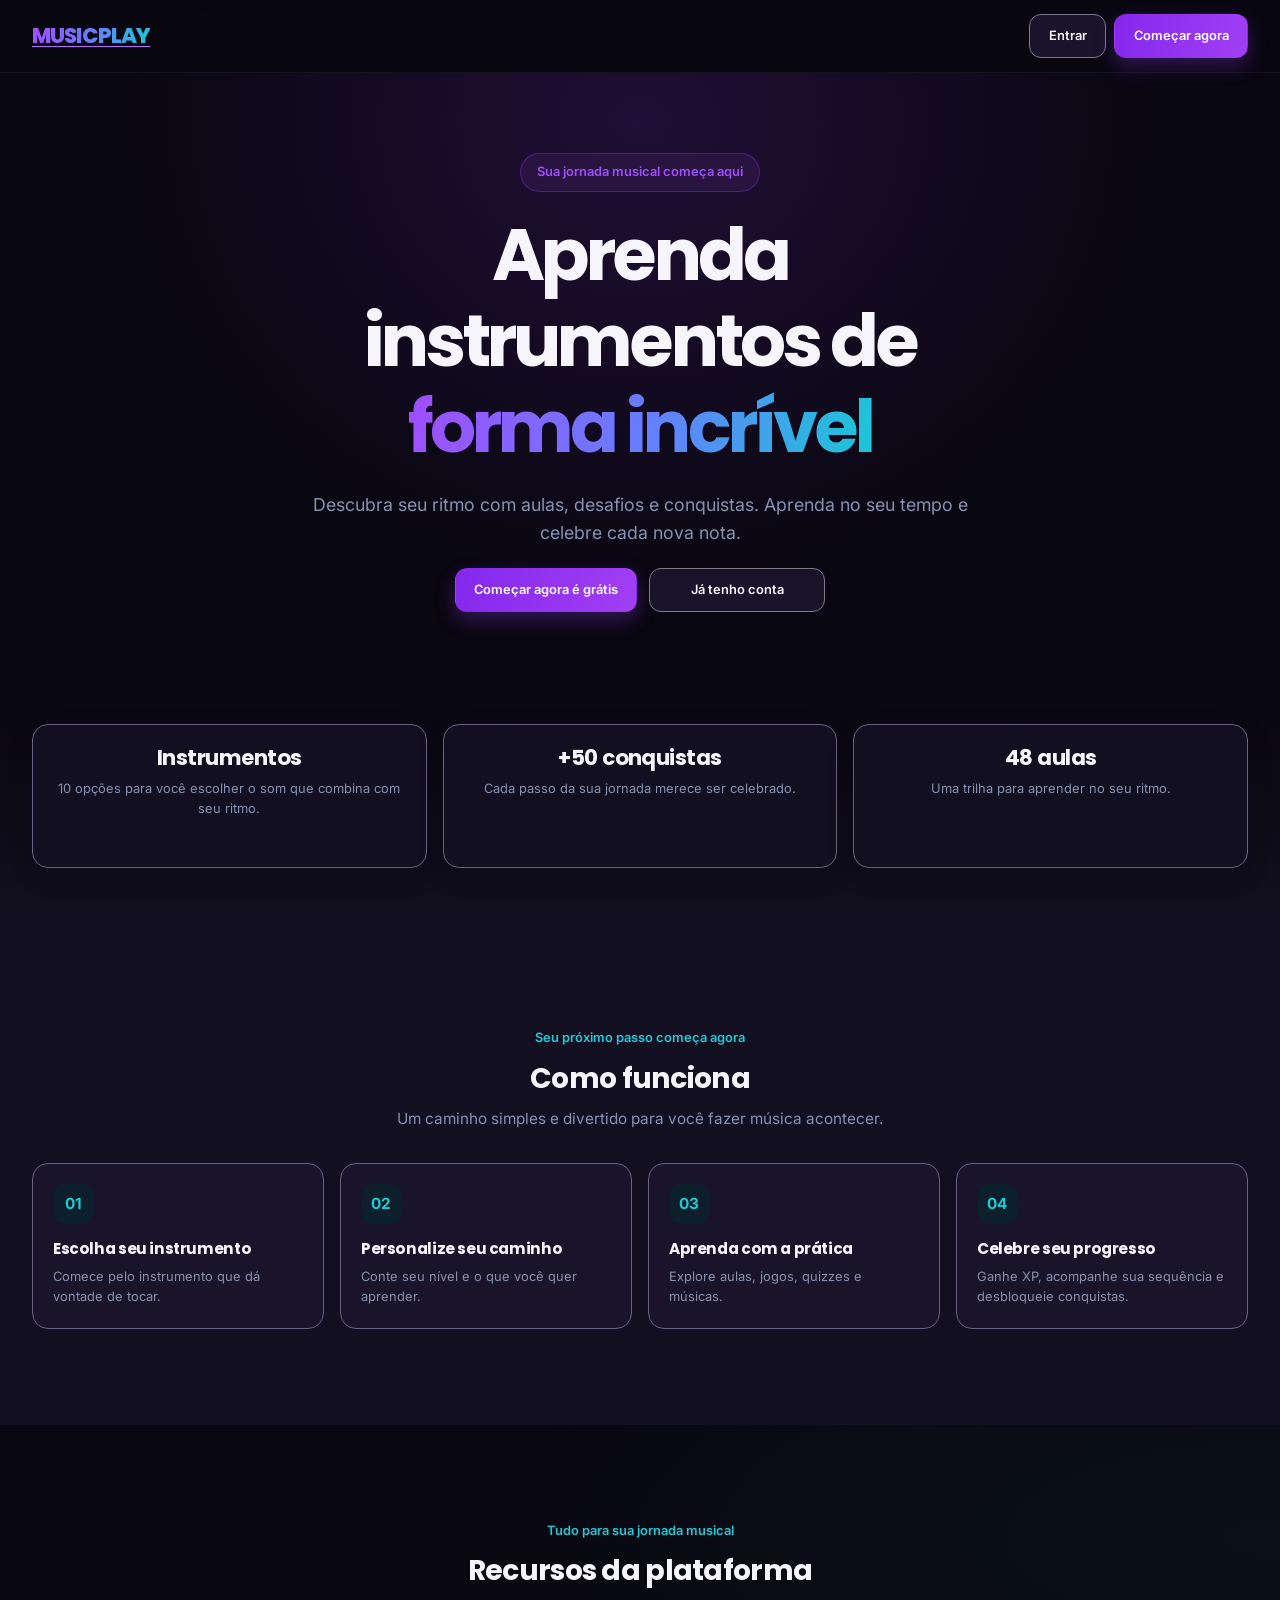
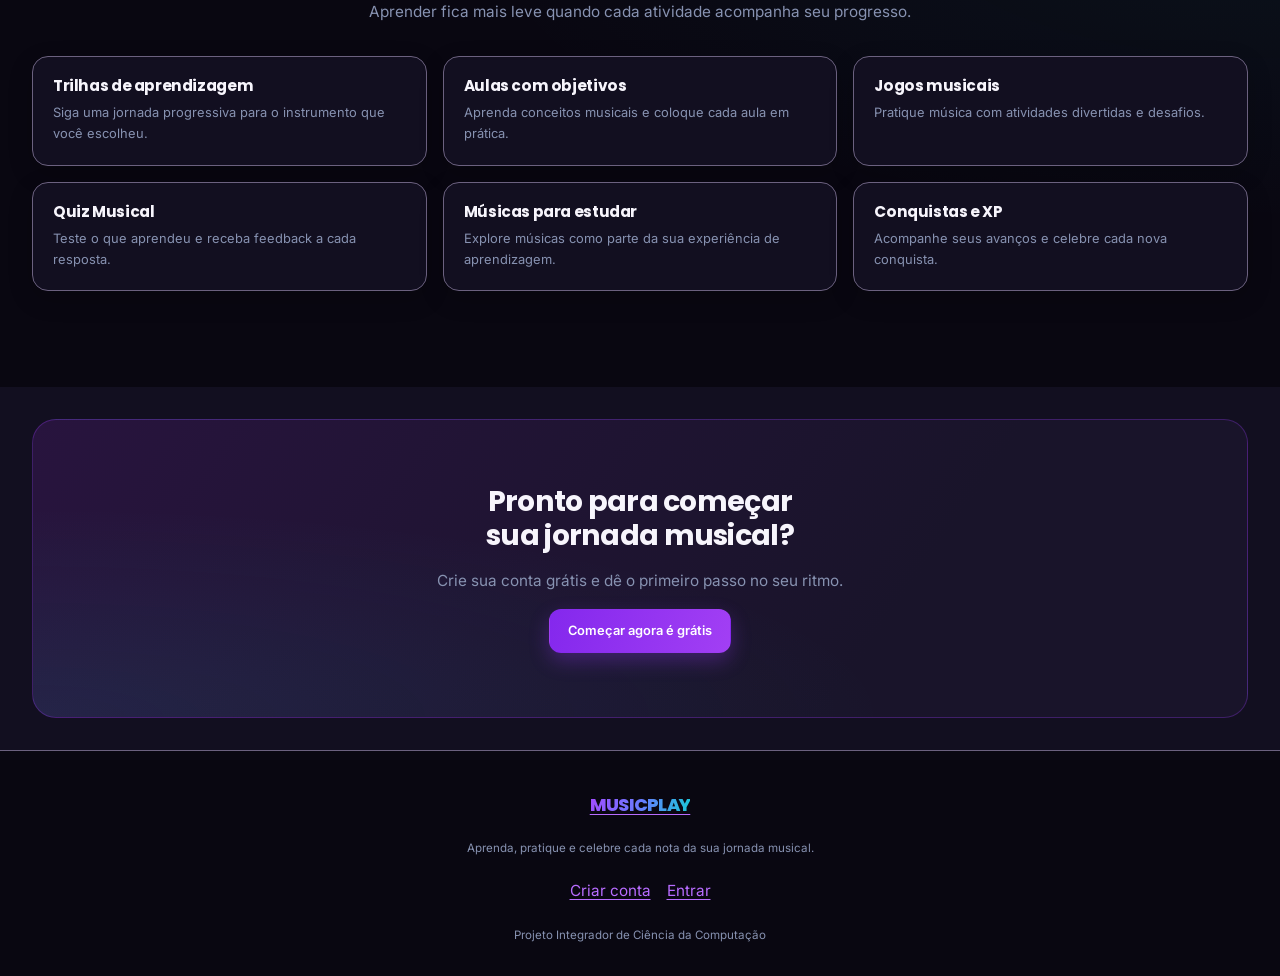
<file: index.html>
<!doctype html>
<html lang="pt-BR">
  <head>
    <meta charset="utf-8">
    <meta name="viewport" content="width=device-width, initial-scale=1">
    <title>MUSICPLAY | Aprenda música de forma incrível</title>
    <meta
      name="description"
      content="Aprenda seu instrumento no seu ritmo com trilhas, aulas, jogos, quizzes e conquistas no MUSICPLAY."
    >
    <meta name="theme-color" content="#090711">
    <meta name="color-scheme" content="dark">
    <link rel="icon" type="image/svg+xml" href="data:image/svg+xml,%3Csvg xmlns='http://www.w3.org/2000/svg' viewBox='0 0 24 24'%3E%3Cpath fill='%23a24cff' d='M9 18V5l12-2v13a3 3 0 1 1-2-2.83V7l-8 1v11a3 3 0 1 1-2-2.83Z'/%3E%3C/svg%3E">
    <link rel="preconnect" href="https://fonts.googleapis.com">
    <link rel="preconnect" href="https://fonts.gstatic.com" crossorigin>
    <link rel="stylesheet" href="https://fonts.googleapis.com/css2?family=Inter:wght@400;500;600;700&amp;family=Poppins:wght@700;800&amp;display=swap">
    <link rel="stylesheet" href="./css/main.css">
    <script src="./js/environment-warning.js" defer></script>
    <script type="module" src="./js/main.js"></script>
  </head>
  <body data-page="landing">
    <noscript><p class="environment-notice">Ative o JavaScript para usar as aulas, o progresso e os recursos interativos do MUSICPLAY.</p></noscript>
    <a class="skip-link" href="#main-content">Pular para o conteúdo</a>
    <header class="site-header">
      <div class="site-header__inner">
        <a class="brand" href="./index.html" aria-label="MUSICPLAY, página inicial">
          <span class="brand__text">MUSICPLAY</span>
        </a>
        <nav class="site-header__actions" aria-label="Acesso à conta">
          <a class="button button--secondary" href="./pages/login.html">Entrar</a>
          <a class="button button--primary" href="./pages/signup.html">Começar agora</a>
        </nav>
      </div>
    </header>

    <main id="main-content" tabindex="-1">
      <section class="hero" aria-labelledby="hero-title">
        <div class="hero__content">
          <p class="hero__badge">Sua jornada musical começa aqui</p>
          <h1 class="hero__title" id="hero-title">Aprenda instrumentos de <span class="hero__title-accent">forma incrível</span></h1>
          <p class="hero__description">
            Descubra seu ritmo com aulas, desafios e conquistas. Aprenda no seu tempo e celebre cada nova nota.
          </p>
          <div class="hero__actions">
            <a class="button button--primary" href="./pages/signup.html">Começar agora é grátis</a>
            <a class="button button--secondary" href="./pages/login.html">Já tenho conta</a>
          </div>
        </div>
      </section>

      <section class="highlights" aria-label="Destaques da plataforma">
        <div class="highlights__grid">
          <article class="highlight-card">
            <h2 class="highlight-card__value">Instrumentos</h2>
            <p class="highlight-card__description">10 opções para você escolher o som que combina com seu ritmo.</p>
          </article>
          <article class="highlight-card">
            <h2 class="highlight-card__value">+50 conquistas</h2>
            <p class="highlight-card__description">Cada passo da sua jornada merece ser celebrado.</p>
          </article>
          <article class="highlight-card">
            <h2 class="highlight-card__value">48 aulas</h2>
            <p class="highlight-card__description">Uma trilha para aprender no seu ritmo.</p>
          </article>
        </div>
      </section>

      <section class="how-it-works" aria-labelledby="how-it-works-title">
        <div class="section-heading">
          <p class="section-heading__eyebrow">Seu próximo passo começa agora</p>
          <h2 class="section-heading__title" id="how-it-works-title">Como funciona</h2>
          <p class="section-heading__description">
            Um caminho simples e divertido para você fazer música acontecer.
          </p>
        </div>
        <ol class="steps-list">
          <li class="step-card">
            <span class="step-card__number" aria-hidden="true">01</span>
            <h3 class="step-card__title">Escolha seu instrumento</h3>
            <p class="step-card__description">Comece pelo instrumento que dá vontade de tocar.</p>
          </li>
          <li class="step-card">
            <span class="step-card__number" aria-hidden="true">02</span>
            <h3 class="step-card__title">Personalize seu caminho</h3>
            <p class="step-card__description">Conte seu nível e o que você quer aprender.</p>
          </li>
          <li class="step-card">
            <span class="step-card__number" aria-hidden="true">03</span>
            <h3 class="step-card__title">Aprenda com a prática</h3>
            <p class="step-card__description">Explore aulas, jogos, quizzes e músicas.</p>
          </li>
          <li class="step-card">
            <span class="step-card__number" aria-hidden="true">04</span>
            <h3 class="step-card__title">Celebre seu progresso</h3>
            <p class="step-card__description">Ganhe XP, acompanhe sua sequência e desbloqueie conquistas.</p>
          </li>
        </ol>
      </section>

      <section class="platform-features" aria-labelledby="platform-features-title">
        <div class="section-heading">
          <p class="section-heading__eyebrow">Tudo para sua jornada musical</p>
          <h2 class="section-heading__title" id="platform-features-title">Recursos da plataforma</h2>
          <p class="section-heading__description">
            Aprender fica mais leve quando cada atividade acompanha seu progresso.
          </p>
        </div>
        <div class="feature-grid">
          <article class="feature-card">
            <h3 class="feature-card__title">Trilhas de aprendizagem</h3>
            <p class="feature-card__description">Siga uma jornada progressiva para o instrumento que você escolheu.</p>
          </article>
          <article class="feature-card">
            <h3 class="feature-card__title">Aulas com objetivos</h3>
            <p class="feature-card__description">Aprenda conceitos musicais e coloque cada aula em prática.</p>
          </article>
          <article class="feature-card">
            <h3 class="feature-card__title">Jogos musicais</h3>
            <p class="feature-card__description">Pratique música com atividades divertidas e desafios.</p>
          </article>
          <article class="feature-card">
            <h3 class="feature-card__title">Quiz Musical</h3>
            <p class="feature-card__description">Teste o que aprendeu e receba feedback a cada resposta.</p>
          </article>
          <article class="feature-card">
            <h3 class="feature-card__title">Músicas para estudar</h3>
            <p class="feature-card__description">Explore músicas como parte da sua experiência de aprendizagem.</p>
          </article>
          <article class="feature-card">
            <h3 class="feature-card__title">Conquistas e XP</h3>
            <p class="feature-card__description">Acompanhe seus avanços e celebre cada nova conquista.</p>
          </article>
        </div>
      </section>

      <section class="final-cta" aria-labelledby="final-cta-title">
        <div class="final-cta__content">
          <h2 class="final-cta__title" id="final-cta-title">Pronto para começar sua jornada musical?</h2>
          <p class="final-cta__description">Crie sua conta grátis e dê o primeiro passo no seu ritmo.</p>
          <a class="button button--primary" href="./pages/signup.html">Começar agora é grátis</a>
        </div>
      </section>
    </main>

    <footer class="site-footer">
      <div class="site-footer__inner">
        <a class="brand brand--footer" href="./index.html" aria-label="MUSICPLAY, página inicial">
          <span class="brand__text">MUSICPLAY</span>
        </a>
        <p class="site-footer__text">Aprenda, pratique e celebre cada nota da sua jornada musical.</p>
        <nav class="site-footer__links" aria-label="Links de acesso">
          <a href="./pages/signup.html">Criar conta</a>
          <a href="./pages/login.html">Entrar</a>
        </nav>
        <p class="site-footer__credit">Projeto Integrador de Ciência da Computação</p>
      </div>
    </footer>

    <div class="app-feedback" data-app-feedback role="status" aria-live="polite" aria-atomic="true"></div>
    <div
      class="toast-region"
      data-toast-container
      role="status"
      aria-live="polite"
      aria-relevant="additions text"
    ></div>
  </body>
</html>
</file>
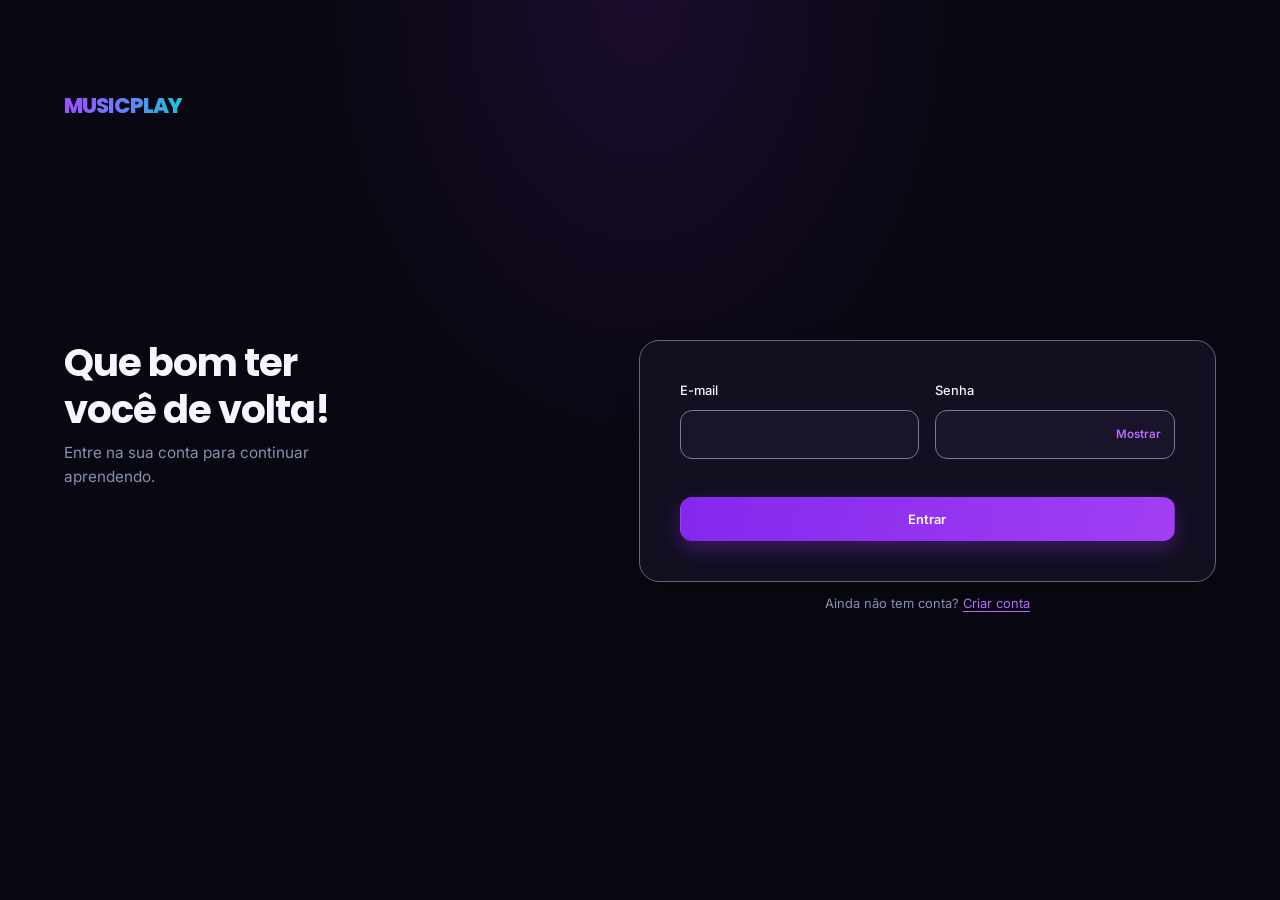
<file: pages/achievements.html>
<!doctype html>
<html lang="pt-BR">
  <head>
    <meta charset="utf-8">
    <meta name="viewport" content="width=device-width, initial-scale=1">
    <title>Conquistas | MUSICPLAY</title>
    <meta
      name="description"
      content="Acompanhe suas conquistas musicais, veja o que já desbloqueou e descubra seus próximos desafios."
    >
    <meta name="theme-color" content="#090711">
    <meta name="color-scheme" content="dark">
    <link rel="icon" type="image/svg+xml" href="data:image/svg+xml,%3Csvg xmlns='http://www.w3.org/2000/svg' viewBox='0 0 24 24'%3E%3Cpath fill='%23a24cff' d='M9 18V5l12-2v13a3 3 0 1 1-2-2.83V7l-8 1v11a3 3 0 1 1-2-2.83Z'/%3E%3C/svg%3E">
    <link rel="preconnect" href="https://fonts.googleapis.com">
    <link rel="preconnect" href="https://fonts.gstatic.com" crossorigin>
    <link rel="stylesheet" href="https://fonts.googleapis.com/css2?family=Inter:wght@400;500;600;700&amp;family=Poppins:wght@700;800&amp;display=swap">
    <link rel="stylesheet" href="../css/main.css">
    <script src="../js/environment-warning.js" defer></script>
    <script type="module" src="../js/main.js"></script>
  </head>
  <body data-page="achievements">
    <noscript><p class="environment-notice">Ative o JavaScript para usar as aulas, o progresso e os recursos interativos do MUSICPLAY.</p></noscript>
    <a class="skip-link" href="#main-content">Pular para o conteúdo</a>
    <div class="app-shell">
      <nav class="app-nav" aria-label="Navegação principal">
        <a class="brand app-nav__brand" href="./dashboard.html" aria-label="MUSICPLAY, início">
          <span class="brand__text">MUSICPLAY</span>
        </a>
        <ul class="app-nav__list">
          <li class="app-nav__item">
            <a class="app-nav__link" href="./dashboard.html">
              <svg class="app-nav__icon" viewBox="0 0 24 24" fill="none" stroke="currentColor" stroke-width="1.8" stroke-linecap="round" stroke-linejoin="round" aria-hidden="true">
                <path d="m3 10 9-7 9 7"></path>
                <path d="M5 9v11h14V9"></path>
                <path d="M9 20v-6h6v6"></path>
              </svg>
              <span>Início</span>
            </a>
          </li>
          <li class="app-nav__item">
            <a class="app-nav__link" href="./learn.html">
              <svg class="app-nav__icon" viewBox="0 0 24 24" fill="none" stroke="currentColor" stroke-width="1.8" stroke-linecap="round" stroke-linejoin="round" aria-hidden="true">
                <path d="M4 19.5A2.5 2.5 0 0 1 6.5 17H20"></path>
                <path d="M6.5 2H20v20H6.5A2.5 2.5 0 0 1 4 19.5v-15A2.5 2.5 0 0 1 6.5 2Z"></path>
                <path d="M8 7h8M8 11h6"></path>
              </svg>
              <span>Aprender</span>
            </a>
          </li>
          <li class="app-nav__item">
            <a class="app-nav__link" href="./games.html">
              <svg class="app-nav__icon" viewBox="0 0 24 24" fill="none" stroke="currentColor" stroke-width="1.8" stroke-linecap="round" stroke-linejoin="round" aria-hidden="true">
                <path d="M6 12h4m-2-2v4"></path>
                <path d="M15.5 11h.01M18 13.5h.01"></path>
                <path d="M6.5 7h11a4.5 4.5 0 0 1 4.4 5.4l-1 4.5a2.5 2.5 0 0 1-4.1 1.3L14 16H10l-2.8 2.2a2.5 2.5 0 0 1-4.1-1.3l-1-4.5A4.5 4.5 0 0 1 6.5 7Z"></path>
              </svg>
              <span>Jogos</span>
            </a>
          </li>
          <li class="app-nav__item">
            <a class="app-nav__link" href="./songs.html">
              <svg class="app-nav__icon" viewBox="0 0 24 24" fill="none" stroke="currentColor" stroke-width="1.8" stroke-linecap="round" stroke-linejoin="round" aria-hidden="true">
                <path d="M9 18V5l12-2v13"></path>
                <circle cx="6" cy="18" r="3"></circle>
                <circle cx="18" cy="16" r="3"></circle>
              </svg>
              <span>Músicas</span>
            </a>
          </li>
          <li class="app-nav__item">
            <a class="app-nav__link" href="./achievements.html" aria-current="page">
              <svg class="app-nav__icon" viewBox="0 0 24 24" fill="none" stroke="currentColor" stroke-width="1.8" stroke-linecap="round" stroke-linejoin="round" aria-hidden="true">
                <circle cx="12" cy="8" r="6"></circle>
                <path d="M8.2 13.2 7 22l5-3 5 3-1.2-8.8"></path>
                <path d="m10 8 1.3 1.3L14 6.5"></path>
              </svg>
              <span>Conquistas</span>
            </a>
          </li>
          <li class="app-nav__item">
            <a class="app-nav__link" href="./profile.html">
              <svg class="app-nav__icon" viewBox="0 0 24 24" fill="none" stroke="currentColor" stroke-width="1.8" stroke-linecap="round" stroke-linejoin="round" aria-hidden="true">
                <circle cx="12" cy="8" r="4"></circle>
                <path d="M4 21a8 8 0 0 1 16 0"></path>
              </svg>
              <span>Perfil</span>
            </a>
          </li>
        </ul>
      </nav>

      <main class="app-main achievements-page" id="main-content" tabindex="-1">
        <header class="achievements-header">
          <h1 class="achievements-header__title">Conquistas 🏆</h1>
          <p class="achievements-header__progress">
            <span data-user="achievements-count">0</span> de 12 conquistas desbloqueadas
          </p>
          <progress
            class="achievements-header__progress-bar"
            data-achievements-progress
            value="0"
            max="12"
            aria-label="Progresso das conquistas: 0 de 12 desbloqueadas"
          >
            0 de 12 conquistas
          </progress>
        </header>

        <section class="achievement-section" aria-labelledby="unlocked-achievements-title">
          <h2 class="achievement-section__title" id="unlocked-achievements-title">
            ✓ Desbloqueadas (<span data-achievements-unlocked-count>0</span>)
          </h2>
          <ul class="achievement-grid" data-achievements-unlocked aria-label="Conquistas desbloqueadas"></ul>
          <p class="achievement-empty-state" data-achievements-empty role="status" aria-live="polite" hidden>
            Complete sua primeira aula para ganhar sua primeira conquista 🏆
          </p>
        </section>

        <section class="achievement-section" aria-labelledby="locked-achievements-title">
          <h2 class="achievement-section__title" id="locked-achievements-title">
            🔒 Bloqueadas (<span data-achievements-locked-count>12</span>)
          </h2>
          <ul class="achievement-grid" data-achievements-locked aria-label="Conquistas bloqueadas">
            <li class="achievement-card" data-achievement-id="first-lesson" data-state="locked">
              <article class="achievement-card__content">
                <span class="achievement-card__icon" aria-hidden="true">🏆</span>
                <h3 class="achievement-card__title">Primeira Aula</h3>
                <p class="achievement-card__description">Concluiu sua primeira aula</p>
                <time class="achievement-card__date" data-achievement-date hidden></time>
                <span class="achievement-card__status visually-hidden">Bloqueada</span>
                <span class="achievement-card__lock" aria-label="Bloqueada">🔒</span>
              </article>
            </li>
            <li class="achievement-card" data-achievement-id="three-day-streak" data-state="locked">
              <article class="achievement-card__content">
                <span class="achievement-card__icon" aria-hidden="true">🔥</span>
                <h3 class="achievement-card__title">3 Dias Seguidos</h3>
                <p class="achievement-card__description">Estudou por 3 dias consecutivos</p>
                <time class="achievement-card__date" data-achievement-date hidden></time>
                <span class="achievement-card__status visually-hidden">Bloqueada</span>
                <span class="achievement-card__lock" aria-label="Bloqueada">🔒</span>
              </article>
            </li>
            <li class="achievement-card" data-achievement-id="100-xp" data-state="locked">
              <article class="achievement-card__content">
                <span class="achievement-card__icon" aria-hidden="true">⭐</span>
                <h3 class="achievement-card__title">100 XP</h3>
                <p class="achievement-card__description">Conquistou 100 pontos de XP</p>
                <time class="achievement-card__date" data-achievement-date hidden></time>
                <span class="achievement-card__status visually-hidden">Bloqueada</span>
                <span class="achievement-card__lock" aria-label="Bloqueada">🔒</span>
              </article>
            </li>
            <li class="achievement-card" data-achievement-id="first-note" data-state="locked">
              <article class="achievement-card__content">
                <span class="achievement-card__icon" aria-hidden="true">🎵</span>
                <h3 class="achievement-card__title">Primeira Nota</h3>
                <p class="achievement-card__description">Aprendeu a tocar a primeira nota</p>
                <time class="achievement-card__date" data-achievement-date hidden></time>
                <span class="achievement-card__status visually-hidden">Bloqueada</span>
                <span class="achievement-card__lock" aria-label="Bloqueada">🔒</span>
              </article>
            </li>
            <li class="achievement-card" data-achievement-id="first-chord" data-state="locked">
              <article class="achievement-card__content">
                <span class="achievement-card__icon" aria-hidden="true">🎸</span>
                <h3 class="achievement-card__title">Primeiro Acorde</h3>
                <p class="achievement-card__description">Dominou seu primeiro acorde</p>
                <time class="achievement-card__date" data-achievement-date hidden></time>
                <span class="achievement-card__status visually-hidden">Bloqueada</span>
                <span class="achievement-card__lock" aria-label="Bloqueada">🔒</span>
              </article>
            </li>
            <li class="achievement-card" data-achievement-id="master-of-notes" data-state="locked">
              <article class="achievement-card__content">
                <span class="achievement-card__icon" aria-hidden="true">📚</span>
                <h3 class="achievement-card__title">Mestre das Notas</h3>
                <p class="achievement-card__description">Acertou 100% do quiz de notas</p>
                <time class="achievement-card__date" data-achievement-date hidden></time>
                <span class="achievement-card__status visually-hidden">Bloqueada</span>
                <span class="achievement-card__lock" aria-label="Bloqueada">🔒</span>
              </article>
            </li>
            <li class="achievement-card" data-achievement-id="seven-day-streak" data-state="locked">
              <article class="achievement-card__content">
                <span class="achievement-card__icon" aria-hidden="true">🔥</span>
                <h3 class="achievement-card__title">7 Dias Seguidos</h3>
                <p class="achievement-card__description">Estudou por 7 dias consecutivos</p>
                <time class="achievement-card__date" data-achievement-date hidden></time>
                <span class="achievement-card__status visually-hidden">Bloqueada</span>
                <span class="achievement-card__lock" aria-label="Bloqueada">🔒</span>
              </article>
            </li>
            <li class="achievement-card" data-achievement-id="sharpshooter" data-state="locked">
              <article class="achievement-card__content">
                <span class="achievement-card__icon" aria-hidden="true">🎯</span>
                <h3 class="achievement-card__title">Atirador Certeiro</h3>
                <p class="achievement-card__description">Acertou 10 questões seguidas</p>
                <time class="achievement-card__date" data-achievement-date hidden></time>
                <span class="achievement-card__status visually-hidden">Bloqueada</span>
                <span class="achievement-card__lock" aria-label="Bloqueada">🔒</span>
              </article>
            </li>
            <li class="achievement-card" data-achievement-id="first-song" data-state="locked">
              <article class="achievement-card__content">
                <span class="achievement-card__icon" aria-hidden="true">🎵</span>
                <h3 class="achievement-card__title">Primeira Música</h3>
                <p class="achievement-card__description">Completou o aprendizado de uma música</p>
                <time class="achievement-card__date" data-achievement-date hidden></time>
                <span class="achievement-card__status visually-hidden">Bloqueada</span>
                <span class="achievement-card__lock" aria-label="Bloqueada">🔒</span>
              </article>
            </li>
            <li class="achievement-card" data-achievement-id="speedster" data-state="locked">
              <article class="achievement-card__content">
                <span class="achievement-card__icon" aria-hidden="true">⚡</span>
                <h3 class="achievement-card__title">Velocista</h3>
                <p class="achievement-card__description">Completou uma aula em tempo recorde</p>
                <time class="achievement-card__date" data-achievement-date hidden></time>
                <span class="achievement-card__status visually-hidden">Bloqueada</span>
                <span class="achievement-card__lock" aria-label="Bloqueada">🔒</span>
              </article>
            </li>
            <li class="achievement-card" data-achievement-id="100-questions" data-state="locked">
              <article class="achievement-card__content">
                <span class="achievement-card__icon" aria-hidden="true">🧠</span>
                <h3 class="achievement-card__title">100 Questões</h3>
                <p class="achievement-card__description">Respondeu 100 questões nos quizzes</p>
                <time class="achievement-card__date" data-achievement-date hidden></time>
                <span class="achievement-card__status visually-hidden">Bloqueada</span>
                <span class="achievement-card__lock" aria-label="Bloqueada">🔒</span>
              </article>
            </li>
            <li class="achievement-card" data-achievement-id="module-complete" data-state="locked">
              <article class="achievement-card__content">
                <span class="achievement-card__icon" aria-hidden="true">🏅</span>
                <h3 class="achievement-card__title">Módulo Completo</h3>
                <p class="achievement-card__description">Finalizou o Módulo 1</p>
                <time class="achievement-card__date" data-achievement-date hidden></time>
                <span class="achievement-card__status visually-hidden">Bloqueada</span>
                <span class="achievement-card__lock" aria-label="Bloqueada">🔒</span>
              </article>
            </li>
          </ul>
        </section>
      </main>
    </div>

    <div class="app-feedback" data-app-feedback role="status" aria-live="polite" aria-atomic="true"></div>
    <div
      class="toast-region"
      data-toast-container
      role="status"
      aria-live="polite"
      aria-relevant="additions text"
    ></div>
  </body>
</html>
</file>
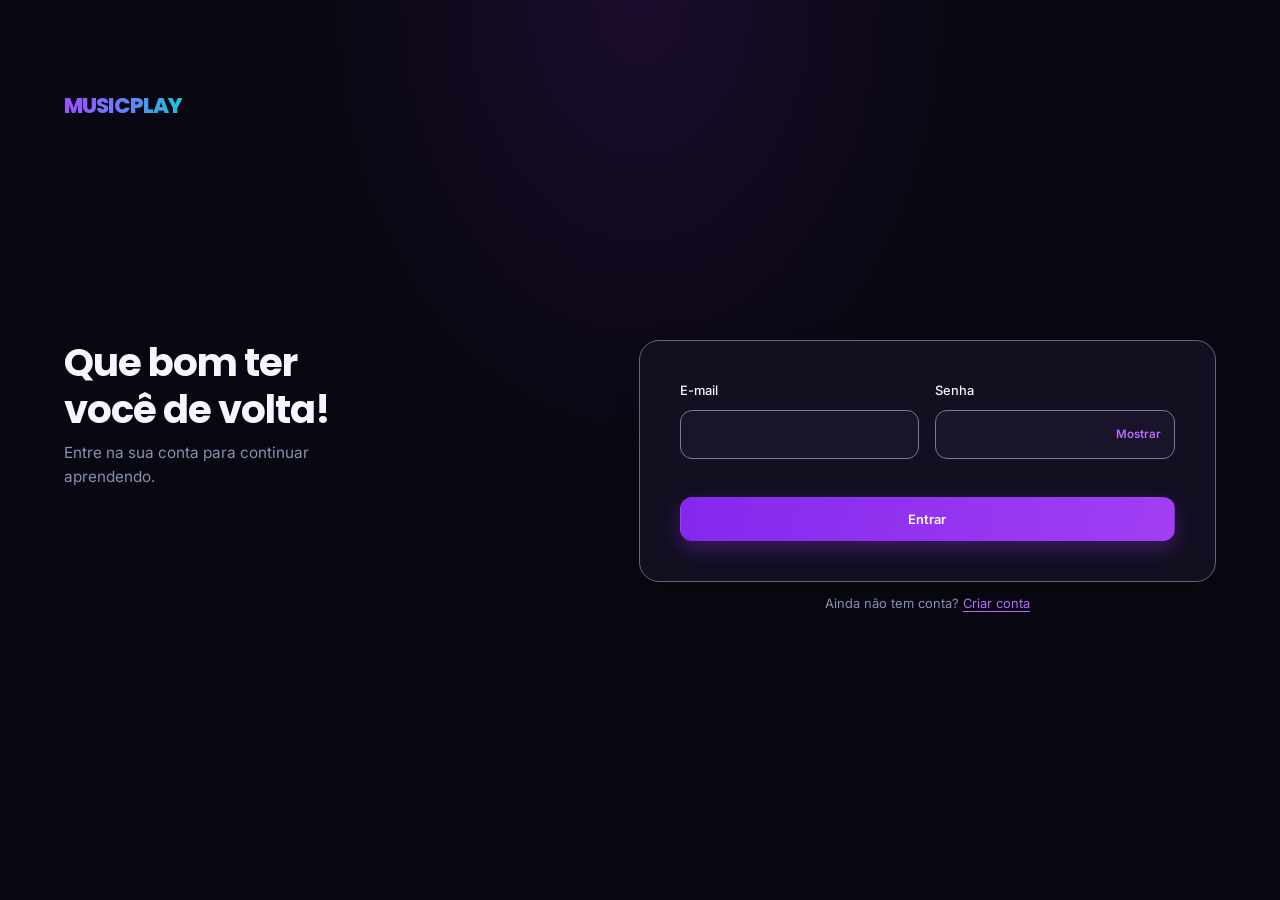
<file: pages/dashboard.html>
<!doctype html>
<html lang="pt-BR">
  <head>
    <meta charset="utf-8">
    <meta name="viewport" content="width=device-width, initial-scale=1">
    <title>Início | MUSICPLAY</title>
    <meta
      name="description"
      content="Acompanhe seu progresso musical, continue uma aula e descubra atividades recomendadas para você."
    >
    <meta name="theme-color" content="#090711">
    <meta name="color-scheme" content="dark">
    <link rel="icon" type="image/svg+xml" href="data:image/svg+xml,%3Csvg xmlns='http://www.w3.org/2000/svg' viewBox='0 0 24 24'%3E%3Cpath fill='%23a24cff' d='M9 18V5l12-2v13a3 3 0 1 1-2-2.83V7l-8 1v11a3 3 0 1 1-2-2.83Z'/%3E%3C/svg%3E">
    <link rel="preconnect" href="https://fonts.googleapis.com">
    <link rel="preconnect" href="https://fonts.gstatic.com" crossorigin>
    <link rel="stylesheet" href="https://fonts.googleapis.com/css2?family=Inter:wght@400;500;600;700&amp;family=Poppins:wght@700;800&amp;display=swap">
    <link rel="stylesheet" href="../css/main.css">
    <script src="../js/environment-warning.js" defer></script>
    <script type="module" src="../js/main.js"></script>
  </head>
  <body data-page="dashboard">
    <noscript><p class="environment-notice">Ative o JavaScript para usar as aulas, o progresso e os recursos interativos do MUSICPLAY.</p></noscript>
    <a class="skip-link" href="#main-content">Pular para o conteúdo</a>
    <div class="app-shell">
      <nav class="app-nav" aria-label="Navegação principal">
        <a class="brand app-nav__brand" href="./dashboard.html" aria-label="MUSICPLAY, início">
          <span class="brand__text">MUSICPLAY</span>
        </a>
        <ul class="app-nav__list">
          <li class="app-nav__item">
            <a class="app-nav__link" href="./dashboard.html" aria-current="page">
              <svg class="app-nav__icon" viewBox="0 0 24 24" fill="none" stroke="currentColor" stroke-width="1.8" stroke-linecap="round" stroke-linejoin="round" aria-hidden="true">
                <path d="m3 10 9-7 9 7"></path>
                <path d="M5 9v11h14V9"></path>
                <path d="M9 20v-6h6v6"></path>
              </svg>
              <span>Início</span>
            </a>
          </li>
          <li class="app-nav__item">
            <a class="app-nav__link" href="./learn.html">
              <svg class="app-nav__icon" viewBox="0 0 24 24" fill="none" stroke="currentColor" stroke-width="1.8" stroke-linecap="round" stroke-linejoin="round" aria-hidden="true">
                <path d="M4 19.5A2.5 2.5 0 0 1 6.5 17H20"></path>
                <path d="M6.5 2H20v20H6.5A2.5 2.5 0 0 1 4 19.5v-15A2.5 2.5 0 0 1 6.5 2Z"></path>
                <path d="M8 7h8M8 11h6"></path>
              </svg>
              <span>Aprender</span>
            </a>
          </li>
          <li class="app-nav__item">
            <a class="app-nav__link" href="./games.html">
              <svg class="app-nav__icon" viewBox="0 0 24 24" fill="none" stroke="currentColor" stroke-width="1.8" stroke-linecap="round" stroke-linejoin="round" aria-hidden="true">
                <path d="M6 12h4m-2-2v4"></path>
                <path d="M15.5 11h.01M18 13.5h.01"></path>
                <path d="M6.5 7h11a4.5 4.5 0 0 1 4.4 5.4l-1 4.5a2.5 2.5 0 0 1-4.1 1.3L14 16H10l-2.8 2.2a2.5 2.5 0 0 1-4.1-1.3l-1-4.5A4.5 4.5 0 0 1 6.5 7Z"></path>
              </svg>
              <span>Jogos</span>
            </a>
          </li>
          <li class="app-nav__item">
            <a class="app-nav__link" href="./songs.html">
              <svg class="app-nav__icon" viewBox="0 0 24 24" fill="none" stroke="currentColor" stroke-width="1.8" stroke-linecap="round" stroke-linejoin="round" aria-hidden="true">
                <path d="M9 18V5l12-2v13"></path>
                <circle cx="6" cy="18" r="3"></circle>
                <circle cx="18" cy="16" r="3"></circle>
              </svg>
              <span>Músicas</span>
            </a>
          </li>
          <li class="app-nav__item">
            <a class="app-nav__link" href="./achievements.html">
              <svg class="app-nav__icon" viewBox="0 0 24 24" fill="none" stroke="currentColor" stroke-width="1.8" stroke-linecap="round" stroke-linejoin="round" aria-hidden="true">
                <circle cx="12" cy="8" r="6"></circle>
                <path d="M8.2 13.2 7 22l5-3 5 3-1.2-8.8"></path>
                <path d="m10 8 1.3 1.3L14 6.5"></path>
              </svg>
              <span>Conquistas</span>
            </a>
          </li>
          <li class="app-nav__item">
            <a class="app-nav__link" href="./profile.html">
              <svg class="app-nav__icon" viewBox="0 0 24 24" fill="none" stroke="currentColor" stroke-width="1.8" stroke-linecap="round" stroke-linejoin="round" aria-hidden="true">
                <circle cx="12" cy="8" r="4"></circle>
                <path d="M4 21a8 8 0 0 1 16 0"></path>
              </svg>
              <span>Perfil</span>
            </a>
          </li>
        </ul>
      </nav>

      <main class="app-main" id="main-content" tabindex="-1">
        <header class="dashboard-header">
          <div class="dashboard-header__greeting">
            <p class="dashboard-header__welcome" data-user-greeting>Bem-vindo de volta</p>
            <h1 class="dashboard-header__title">Olá, <span data-user="first-name">Aluno</span>! 👋</h1>
            <p class="dashboard-header__description">Continue sua jornada musical.</p>
          </div>
        </header>

        <section class="dashboard-stats" aria-label="Suas estatísticas">
          <article class="stat-card">
            <h2 class="stat-card__label">Sequência</h2>
            <p class="stat-card__value"><span data-user="streak">0</span> <span class="stat-card__unit">dias</span></p>
          </article>
          <article class="stat-card">
            <h2 class="stat-card__label">XP Total</h2>
            <p class="stat-card__value"><span data-user="xp">0</span> <span class="stat-card__unit">XP</span></p>
          </article>
          <article class="stat-card">
            <h2 class="stat-card__label">Conquistas</h2>
            <p class="stat-card__value"><span data-user="achievements-count">0</span></p>
          </article>
        </section>

        <section class="level-card" aria-labelledby="level-card-title">
          <div class="level-card__heading">
            <p class="level-card__badge" data-user="level">Nível 1</p>
            <h2 class="level-card__title" id="level-card-title" data-user="level-title">Músico Iniciante</h2>
          </div>
          <div class="level-card__progress">
            <div class="level-card__progress-labels">
              <span data-user-level-xp>0 / 100 XP</span>
              <span>100 XP para o Nível 2</span>
            </div>
            <progress class="level-card__progress-bar" data-level-progress value="0" max="100" aria-label="Progresso até o Nível 2">
              0 de 100 XP
            </progress>
          </div>
        </section>

        <section class="continue-card" aria-labelledby="continue-card-title">
          <div class="continue-card__content">
            <p class="continue-card__eyebrow">Sua trilha de aprendizagem</p>
            <h2 class="continue-card__title" id="continue-card-title" data-current-lesson-title>
              Comece sua primeira aula
            </h2>
            <p class="continue-card__description" data-current-lesson-description>
              Dê o primeiro passo e descubra o instrumento que você escolheu.
            </p>
            <div class="continue-card__metadata">
              <span class="badge" data-current-module>Módulo 1</span>
              <span data-current-lesson-time>Tempo estimado: 10 min</span>
              <span data-current-lesson-completion>0% concluído</span>
            </div>
            <progress
              class="continue-card__progress-bar"
              data-current-lesson-progress
              value="0"
              max="100"
              aria-label="Progresso da aula atual"
            >
              0% concluído
            </progress>
            <a class="button button--primary" href="./lesson.html" data-action="continue-lesson">
              Continuar aula
            </a>
          </div>
        </section>

        <aside class="personal-tip" aria-labelledby="personal-tip-title">
          <span class="personal-tip__icon" aria-hidden="true">💡</span>
          <div class="personal-tip__content">
            <h2 class="personal-tip__title" id="personal-tip-title">Dica personalizada</h2>
            <p class="personal-tip__text" data-personal-tip>
              Separe alguns minutos para praticar com calma. A constância ajuda você a avançar no seu ritmo.
            </p>
          </div>
        </aside>

        <section class="recommendations" aria-labelledby="recommendations-title">
          <div class="section-heading">
            <h2 class="section-heading__title" id="recommendations-title">Recomendado para você</h2>
            <a class="section-heading__link" href="./learn.html">Ver tudo</a>
          </div>
          <div class="recommendations__grid">
            <article class="recommendation-card">
              <p class="recommendation-card__type">Aula</p>
              <h3 class="recommendation-card__title" data-recommendation="lesson-title">Sua primeira aula</h3>
              <p class="recommendation-card__description">Conheça os primeiros passos do seu instrumento.</p>
              <p class="recommendation-card__xp">+40 XP</p>
              <a class="recommendation-card__link" href="./lesson.html">Ver aula</a>
            </article>
            <article class="recommendation-card">
              <p class="recommendation-card__type">Jogo</p>
              <h3 class="recommendation-card__title">Desafio musical</h3>
              <p class="recommendation-card__description">Pratique percepção musical com um desafio.</p>
              <p class="recommendation-card__xp">+20 XP</p>
              <a class="recommendation-card__link" href="./games.html">Explorar jogos</a>
            </article>
            <article class="recommendation-card">
              <p class="recommendation-card__type">Música</p>
              <h3 class="recommendation-card__title">Hora de explorar músicas</h3>
              <p class="recommendation-card__description">Descubra músicas para acompanhar seus estudos.</p>
              <p class="recommendation-card__xp">+30 XP</p>
              <a class="recommendation-card__link" href="./songs.html">Ver músicas</a>
            </article>
          </div>
        </section>

        <section class="quick-links" aria-labelledby="quick-links-title">
          <h2 class="section-heading__title" id="quick-links-title">Atalhos</h2>
          <ul class="quick-links__grid">
            <li><a class="quick-link-card" href="./learn.html">Aulas</a></li>
            <li><a class="quick-link-card" href="./games.html">Jogos</a></li>
            <li><a class="quick-link-card" href="./songs.html">Músicas</a></li>
            <li><a class="quick-link-card" href="./quiz.html">Teoria</a></li>
          </ul>
        </section>

        <section class="recent-achievements" aria-labelledby="recent-achievements-title">
          <div class="section-heading">
            <h2 class="section-heading__title" id="recent-achievements-title">Conquistas recentes</h2>
            <a class="section-heading__link" href="./achievements.html">Ver todas</a>
          </div>
          <ul class="recent-achievements__list" data-achievements-list aria-label="Suas conquistas recentes"></ul>
          <div class="empty-state" data-achievements-empty hidden>
            <p>Complete sua primeira aula para ganhar sua primeira conquista 🏆</p>
          </div>
        </section>
      </main>
    </div>

    <div class="app-feedback" data-app-feedback role="status" aria-live="polite" aria-atomic="true"></div>
    <div
      class="toast-region"
      data-toast-container
      role="status"
      aria-live="polite"
      aria-relevant="additions text"
    ></div>
  </body>
</html>
</file>
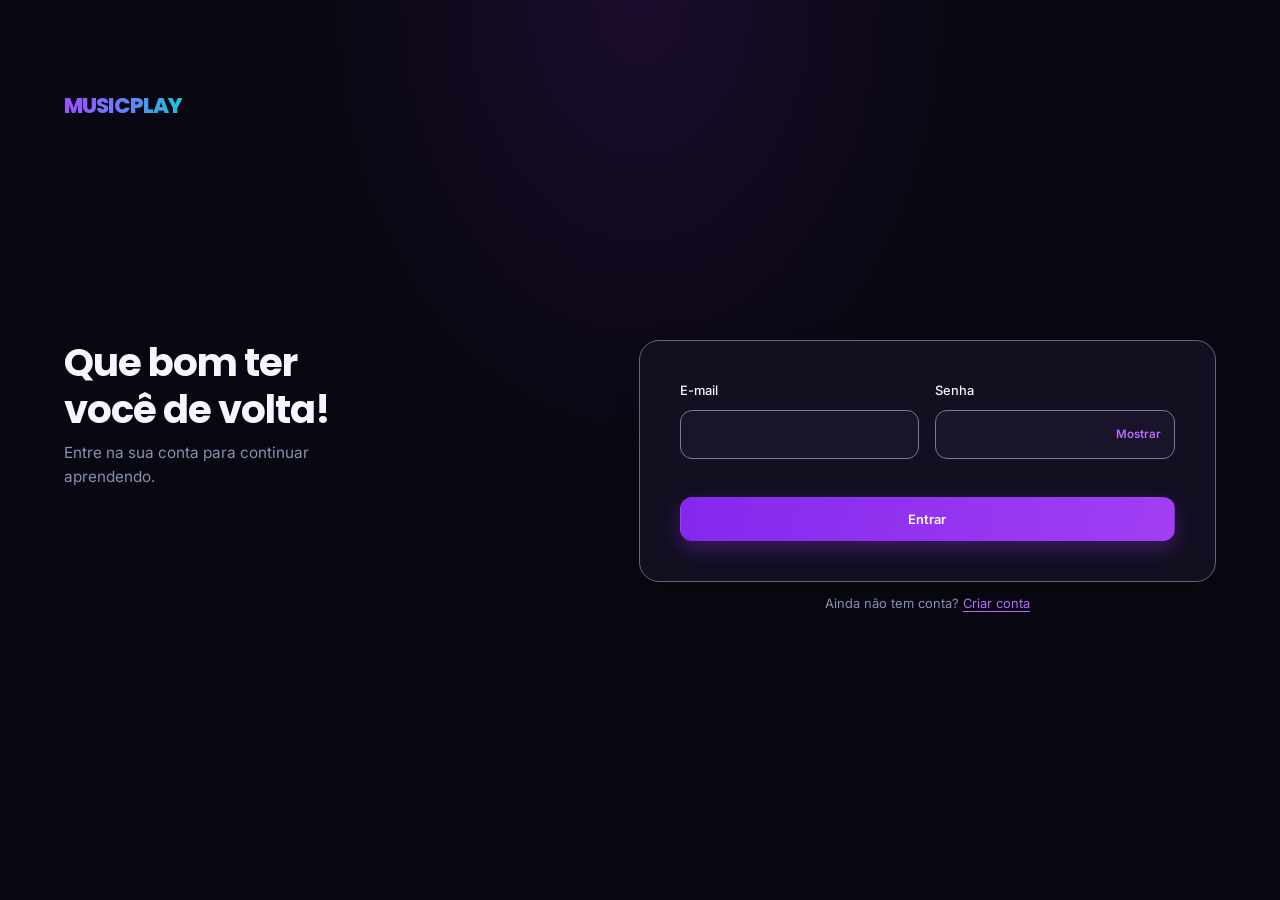
<file: pages/games.html>
<!doctype html>
<html lang="pt-BR">
  <head>
    <meta charset="utf-8">
    <meta name="viewport" content="width=device-width, initial-scale=1">
    <title>Jogos musicais | MUSICPLAY</title>
    <meta
      name="description"
      content="Pratique música com jogos e desafios divertidos e ganhe XP a cada rodada."
    >
    <meta name="theme-color" content="#090711">
    <meta name="color-scheme" content="dark">
    <link rel="icon" type="image/svg+xml" href="data:image/svg+xml,%3Csvg xmlns='http://www.w3.org/2000/svg' viewBox='0 0 24 24'%3E%3Cpath fill='%23a24cff' d='M9 18V5l12-2v13a3 3 0 1 1-2-2.83V7l-8 1v11a3 3 0 1 1-2-2.83Z'/%3E%3C/svg%3E">
    <link rel="preconnect" href="https://fonts.googleapis.com">
    <link rel="preconnect" href="https://fonts.gstatic.com" crossorigin>
    <link rel="stylesheet" href="https://fonts.googleapis.com/css2?family=Inter:wght@400;500;600;700&amp;family=Poppins:wght@700;800&amp;display=swap">
    <link rel="stylesheet" href="../css/main.css">
    <script src="../js/environment-warning.js" defer></script>
    <script type="module" src="../js/main.js"></script>
  </head>
  <body data-page="games">
    <noscript><p class="environment-notice">Ative o JavaScript para usar as aulas, o progresso e os recursos interativos do MUSICPLAY.</p></noscript>
    <a class="skip-link" href="#main-content">Pular para o conteúdo</a>
    <div class="app-shell">
      <nav class="app-nav" aria-label="Navegação principal">
        <a class="brand app-nav__brand" href="./dashboard.html" aria-label="MUSICPLAY, início">
          <span class="brand__text">MUSICPLAY</span>
        </a>
        <ul class="app-nav__list">
          <li class="app-nav__item">
            <a class="app-nav__link" href="./dashboard.html">
              <svg class="app-nav__icon" viewBox="0 0 24 24" fill="none" stroke="currentColor" stroke-width="1.8" stroke-linecap="round" stroke-linejoin="round" aria-hidden="true">
                <path d="m3 10 9-7 9 7"></path>
                <path d="M5 9v11h14V9"></path>
                <path d="M9 20v-6h6v6"></path>
              </svg>
              <span>Início</span>
            </a>
          </li>
          <li class="app-nav__item">
            <a class="app-nav__link" href="./learn.html">
              <svg class="app-nav__icon" viewBox="0 0 24 24" fill="none" stroke="currentColor" stroke-width="1.8" stroke-linecap="round" stroke-linejoin="round" aria-hidden="true">
                <path d="M4 19.5A2.5 2.5 0 0 1 6.5 17H20"></path>
                <path d="M6.5 2H20v20H6.5A2.5 2.5 0 0 1 4 19.5v-15A2.5 2.5 0 0 1 6.5 2Z"></path>
                <path d="M8 7h8M8 11h6"></path>
              </svg>
              <span>Aprender</span>
            </a>
          </li>
          <li class="app-nav__item">
            <a class="app-nav__link" href="./games.html" aria-current="page">
              <svg class="app-nav__icon" viewBox="0 0 24 24" fill="none" stroke="currentColor" stroke-width="1.8" stroke-linecap="round" stroke-linejoin="round" aria-hidden="true">
                <path d="M6 12h4m-2-2v4"></path>
                <path d="M15.5 11h.01M18 13.5h.01"></path>
                <path d="M6.5 7h11a4.5 4.5 0 0 1 4.4 5.4l-1 4.5a2.5 2.5 0 0 1-4.1 1.3L14 16H10l-2.8 2.2a2.5 2.5 0 0 1-4.1-1.3l-1-4.5A4.5 4.5 0 0 1 6.5 7Z"></path>
              </svg>
              <span>Jogos</span>
            </a>
          </li>
          <li class="app-nav__item">
            <a class="app-nav__link" href="./songs.html">
              <svg class="app-nav__icon" viewBox="0 0 24 24" fill="none" stroke="currentColor" stroke-width="1.8" stroke-linecap="round" stroke-linejoin="round" aria-hidden="true">
                <path d="M9 18V5l12-2v13"></path>
                <circle cx="6" cy="18" r="3"></circle>
                <circle cx="18" cy="16" r="3"></circle>
              </svg>
              <span>Músicas</span>
            </a>
          </li>
          <li class="app-nav__item">
            <a class="app-nav__link" href="./achievements.html">
              <svg class="app-nav__icon" viewBox="0 0 24 24" fill="none" stroke="currentColor" stroke-width="1.8" stroke-linecap="round" stroke-linejoin="round" aria-hidden="true">
                <circle cx="12" cy="8" r="6"></circle>
                <path d="M8.2 13.2 7 22l5-3 5 3-1.2-8.8"></path>
                <path d="m10 8 1.3 1.3L14 6.5"></path>
              </svg>
              <span>Conquistas</span>
            </a>
          </li>
          <li class="app-nav__item">
            <a class="app-nav__link" href="./profile.html">
              <svg class="app-nav__icon" viewBox="0 0 24 24" fill="none" stroke="currentColor" stroke-width="1.8" stroke-linecap="round" stroke-linejoin="round" aria-hidden="true">
                <circle cx="12" cy="8" r="4"></circle>
                <path d="M4 21a8 8 0 0 1 16 0"></path>
              </svg>
              <span>Perfil</span>
            </a>
          </li>
        </ul>
      </nav>

      <main class="app-main games-page" id="main-content" tabindex="-1">
        <header class="games-page__header">
          <h1 class="games-page__title">Sala de Jogos 🎮</h1>
          <p class="games-page__description">Aprenda jogando — cada jogo vale XP real!</p>
        </header>

        <section class="featured-game" aria-labelledby="featured-game-title">
          <p class="featured-game__eyebrow">Jogo em destaque</p>
          <h2 class="featured-game__title" id="featured-game-title">Monte o Acorde</h2>
          <p class="featured-game__description">
            Descubra as notas e posições que formam cada acorde. Aprenda enquanto se diverte.
          </p>
          <ul class="game-badges" aria-label="Informações do jogo em destaque">
            <li><span class="difficulty-badge difficulty-badge--easy">Fácil</span></li>
            <li><span class="game-xp">+20 XP por rodada</span></li>
            <li><span class="game-popularity">🔥 Popular hoje</span></li>
          </ul>
          <a class="button button--primary" href="#game-list">Jogar agora</a>
        </section>

        <section class="games-section" id="game-list" aria-labelledby="games-list-title">
          <h2 class="games-section__title" id="games-list-title">Todos os jogos</h2>
          <ul class="games-grid">
            <li>
              <article class="game-card" data-game-id="note-game">
                <svg class="game-card__icon" viewBox="0 0 24 24" fill="none" stroke="currentColor" stroke-width="1.8" stroke-linecap="round" stroke-linejoin="round" aria-hidden="true">
                  <path d="M9 18V5l12-2v13"></path>
                  <circle cx="6" cy="18" r="3"></circle>
                  <circle cx="18" cy="16" r="3"></circle>
                </svg>
                <h3 class="game-card__title">Jogo das Notas</h3>
                <p class="game-card__description">Reconheça as notas musicais e pratique sua leitura.</p>
                <ul class="game-badges" aria-label="Dificuldade e recompensa">
                  <li><span class="difficulty-badge difficulty-badge--easy">Fácil</span></li>
                  <li><span class="game-xp">+15 XP</span></li>
                </ul>
                <a class="game-card__link" href="#game-list">Jogar</a>
              </article>
            </li>
            <li>
              <article class="game-card" data-game-id="rhythm-challenge">
                <svg class="game-card__icon" viewBox="0 0 24 24" fill="none" stroke="currentColor" stroke-width="1.8" stroke-linecap="round" stroke-linejoin="round" aria-hidden="true">
                  <path d="M4 8h16l-2 11H6L4 8Z"></path>
                  <path d="M4 8c0-2 3.6-3.5 8-3.5S20 6 20 8s-3.6 3.5-8 3.5S4 10 4 8Z"></path>
                  <path d="m8 3 8 5M16 3 8 8"></path>
                </svg>
                <h3 class="game-card__title">Desafio do Ritmo</h3>
                <p class="game-card__description">Pratique percepção rítmica acompanhando os desafios.</p>
                <ul class="game-badges" aria-label="Dificuldade e recompensa">
                  <li><span class="difficulty-badge difficulty-badge--medium">Médio</span></li>
                  <li><span class="game-xp">+25 XP</span></li>
                </ul>
                <a class="game-card__link" href="#game-list">Jogar</a>
              </article>
            </li>
            <li>
              <article class="game-card" data-game-id="chord-builder">
                <svg class="game-card__icon" viewBox="0 0 24 24" fill="none" stroke="currentColor" stroke-width="1.8" stroke-linecap="round" stroke-linejoin="round" aria-hidden="true">
                  <path d="m14 4 6 6"></path>
                  <path d="m12 6 6 6"></path>
                  <path d="M11 7c-2-2-4-1-5 1-1 1-1 3 0 4l-3 3a3 3 0 0 0 4 4l3-3c1 1 3 1 4 0 2-1 3-3 1-5"></path>
                  <path d="m8 16 1 1"></path>
                </svg>
                <h3 class="game-card__title">Monte o Acorde</h3>
                <p class="game-card__description">Monte acordes e conheça as posições de cada nota.</p>
                <ul class="game-badges" aria-label="Dificuldade e recompensa">
                  <li><span class="difficulty-badge difficulty-badge--easy">Fácil</span></li>
                  <li><span class="game-xp">+20 XP</span></li>
                </ul>
                <a class="game-card__link" href="#game-list">Jogar</a>
              </article>
            </li>
            <li>
              <article class="game-card" data-game-id="music-quiz">
                <svg class="game-card__icon" viewBox="0 0 24 24" fill="none" stroke="currentColor" stroke-width="1.8" stroke-linecap="round" stroke-linejoin="round" aria-hidden="true">
                  <circle cx="12" cy="12" r="9"></circle>
                  <path d="M9.6 9a2.5 2.5 0 1 1 4.2 1.8c-1.1 1-1.8 1.4-1.8 3"></path>
                  <path d="M12 17h.01"></path>
                </svg>
                <h3 class="game-card__title">Quiz Musical</h3>
                <p class="game-card__description">Teste seus conhecimentos com perguntas de música.</p>
                <ul class="game-badges" aria-label="Dificuldade e recompensa">
                  <li><span class="difficulty-badge difficulty-badge--varied">Variado</span></li>
                  <li><span class="game-xp">+20 XP</span></li>
                </ul>
                <a class="game-card__link" href="./quiz.html">Jogar quiz</a>
              </article>
            </li>
            <li>
              <article class="game-card" data-game-id="ear-training">
                <svg class="game-card__icon" viewBox="0 0 24 24" fill="none" stroke="currentColor" stroke-width="1.8" stroke-linecap="round" stroke-linejoin="round" aria-hidden="true">
                  <path d="M4 11a8 8 0 0 1 16 0c0 3-2 4-4 5-1.5.8-2 1.5-2 3a2 2 0 0 1-4 0"></path>
                  <path d="M8 11a4 4 0 0 1 8 0c0 1.5-.8 2.2-2 3"></path>
                </svg>
                <h3 class="game-card__title">Treinamento Auditivo</h3>
                <p class="game-card__description">Treine seu ouvido para reconhecer sons e intervalos.</p>
                <ul class="game-badges" aria-label="Dificuldade e recompensa">
                  <li><span class="difficulty-badge difficulty-badge--hard">Difícil</span></li>
                  <li><span class="game-xp">+35 XP</span></li>
                </ul>
                <a class="game-card__link" href="#game-list">Jogar</a>
              </article>
            </li>
            <li>
              <article class="game-card" data-game-id="perfect-pitch">
                <svg class="game-card__icon" viewBox="0 0 24 24" fill="none" stroke="currentColor" stroke-width="1.8" stroke-linecap="round" stroke-linejoin="round" aria-hidden="true">
                  <path d="M9 4v11"></path>
                  <path d="M15 4v11"></path>
                  <path d="M9 8h6"></path>
                  <circle cx="9" cy="18" r="3"></circle>
                  <circle cx="15" cy="18" r="3"></circle>
                </svg>
                <h3 class="game-card__title">Afinação Perfeita</h3>
                <p class="game-card__description">Pratique a percepção das notas e da afinação.</p>
                <ul class="game-badges" aria-label="Dificuldade e recompensa">
                  <li><span class="difficulty-badge difficulty-badge--easy">Fácil</span></li>
                  <li><span class="game-xp">+10 XP</span></li>
                </ul>
                <a class="game-card__link" href="#game-list">Jogar</a>
              </article>
            </li>
          </ul>
        </section>
      </main>
    </div>

    <div class="app-feedback" data-app-feedback role="status" aria-live="polite" aria-atomic="true"></div>
    <div
      class="toast-region"
      data-toast-container
      role="status"
      aria-live="polite"
      aria-relevant="additions text"
    ></div>
  </body>
</html>
</file>
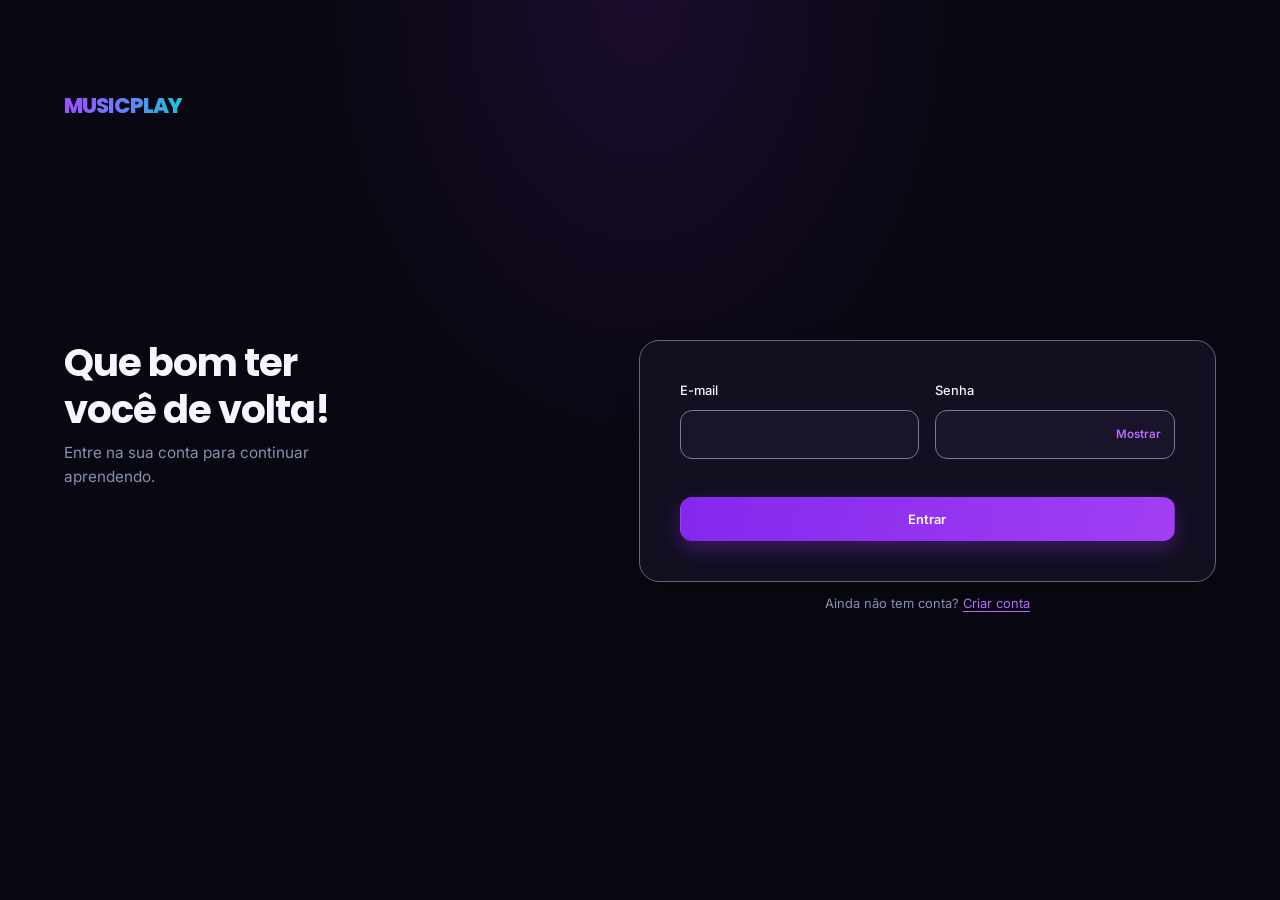
<file: pages/learn.html>
<!doctype html>
<html lang="pt-BR">
  <head>
    <meta charset="utf-8">
    <meta name="viewport" content="width=device-width, initial-scale=1">
    <title>Aprender | MUSICPLAY</title>
    <meta
      name="description"
      content="Acompanhe sua trilha de aprendizagem musical, veja as aulas liberadas e avance no seu ritmo."
    >
    <meta name="theme-color" content="#090711">
    <meta name="color-scheme" content="dark">
    <link rel="icon" type="image/svg+xml" href="data:image/svg+xml,%3Csvg xmlns='http://www.w3.org/2000/svg' viewBox='0 0 24 24'%3E%3Cpath fill='%23a24cff' d='M9 18V5l12-2v13a3 3 0 1 1-2-2.83V7l-8 1v11a3 3 0 1 1-2-2.83Z'/%3E%3C/svg%3E">
    <link rel="preconnect" href="https://fonts.googleapis.com">
    <link rel="preconnect" href="https://fonts.gstatic.com" crossorigin>
    <link rel="stylesheet" href="https://fonts.googleapis.com/css2?family=Inter:wght@400;500;600;700&amp;family=Poppins:wght@700;800&amp;display=swap">
    <link rel="stylesheet" href="../css/main.css">
    <script src="../js/environment-warning.js" defer></script>
    <script type="module" src="../js/main.js"></script>
  </head>
  <body data-page="learn">
    <noscript><p class="environment-notice">Ative o JavaScript para usar as aulas, o progresso e os recursos interativos do MUSICPLAY.</p></noscript>
    <a class="skip-link" href="#main-content">Pular para o conteúdo</a>
    <div class="app-shell">
      <nav class="app-nav" aria-label="Navegação principal">
        <a class="brand app-nav__brand" href="./dashboard.html" aria-label="MUSICPLAY, início">
          <span class="brand__text">MUSICPLAY</span>
        </a>
        <ul class="app-nav__list">
          <li class="app-nav__item">
            <a class="app-nav__link" href="./dashboard.html">
              <svg class="app-nav__icon" viewBox="0 0 24 24" fill="none" stroke="currentColor" stroke-width="1.8" stroke-linecap="round" stroke-linejoin="round" aria-hidden="true">
                <path d="m3 10 9-7 9 7"></path>
                <path d="M5 9v11h14V9"></path>
                <path d="M9 20v-6h6v6"></path>
              </svg>
              <span>Início</span>
            </a>
          </li>
          <li class="app-nav__item">
            <a class="app-nav__link" href="./learn.html" aria-current="page">
              <svg class="app-nav__icon" viewBox="0 0 24 24" fill="none" stroke="currentColor" stroke-width="1.8" stroke-linecap="round" stroke-linejoin="round" aria-hidden="true">
                <path d="M4 19.5A2.5 2.5 0 0 1 6.5 17H20"></path>
                <path d="M6.5 2H20v20H6.5A2.5 2.5 0 0 1 4 19.5v-15A2.5 2.5 0 0 1 6.5 2Z"></path>
                <path d="M8 7h8M8 11h6"></path>
              </svg>
              <span>Aprender</span>
            </a>
          </li>
          <li class="app-nav__item">
            <a class="app-nav__link" href="./games.html">
              <svg class="app-nav__icon" viewBox="0 0 24 24" fill="none" stroke="currentColor" stroke-width="1.8" stroke-linecap="round" stroke-linejoin="round" aria-hidden="true">
                <path d="M6 12h4m-2-2v4"></path>
                <path d="M15.5 11h.01M18 13.5h.01"></path>
                <path d="M6.5 7h11a4.5 4.5 0 0 1 4.4 5.4l-1 4.5a2.5 2.5 0 0 1-4.1 1.3L14 16H10l-2.8 2.2a2.5 2.5 0 0 1-4.1-1.3l-1-4.5A4.5 4.5 0 0 1 6.5 7Z"></path>
              </svg>
              <span>Jogos</span>
            </a>
          </li>
          <li class="app-nav__item">
            <a class="app-nav__link" href="./songs.html">
              <svg class="app-nav__icon" viewBox="0 0 24 24" fill="none" stroke="currentColor" stroke-width="1.8" stroke-linecap="round" stroke-linejoin="round" aria-hidden="true">
                <path d="M9 18V5l12-2v13"></path>
                <circle cx="6" cy="18" r="3"></circle>
                <circle cx="18" cy="16" r="3"></circle>
              </svg>
              <span>Músicas</span>
            </a>
          </li>
          <li class="app-nav__item">
            <a class="app-nav__link" href="./achievements.html">
              <svg class="app-nav__icon" viewBox="0 0 24 24" fill="none" stroke="currentColor" stroke-width="1.8" stroke-linecap="round" stroke-linejoin="round" aria-hidden="true">
                <circle cx="12" cy="8" r="6"></circle>
                <path d="M8.2 13.2 7 22l5-3 5 3-1.2-8.8"></path>
                <path d="m10 8 1.3 1.3L14 6.5"></path>
              </svg>
              <span>Conquistas</span>
            </a>
          </li>
          <li class="app-nav__item">
            <a class="app-nav__link" href="./profile.html">
              <svg class="app-nav__icon" viewBox="0 0 24 24" fill="none" stroke="currentColor" stroke-width="1.8" stroke-linecap="round" stroke-linejoin="round" aria-hidden="true">
                <circle cx="12" cy="8" r="4"></circle>
                <path d="M4 21a8 8 0 0 1 16 0"></path>
              </svg>
              <span>Perfil</span>
            </a>
          </li>
        </ul>
      </nav>

      <main class="app-main learn-page" id="main-content" tabindex="-1">
        <header class="learn-page__header">
          <h1 class="learn-page__title">Trilha de Aprendizado</h1>
          <p class="learn-page__description" data-user="instrument-journey">Siga a jornada progressiva</p>
        </header>

        <section class="learning-progress" aria-labelledby="learning-progress-title">
          <div class="learning-progress__labels">
            <h2 class="learning-progress__title" id="learning-progress-title">Seu progresso</h2>
            <p class="learning-progress__count" data-user="lessons-progress">0 / 12 aulas</p>
          </div>
          <progress class="learning-progress__bar" data-lessons-progress value="0" max="12" aria-label="Progresso geral das aulas">
            0 de 12 aulas
          </progress>
        </section>

        <section class="learning-module" data-module-id="module-1" aria-labelledby="module-1-title">
          <header class="learning-module__header">
            <div>
              <p class="learning-module__eyebrow">Módulo 1</p>
              <h2 class="learning-module__title" id="module-1-title">Primeiros Passos</h2>
            </div>
            <p class="learning-module__progress" data-module-progress="module-1">0 / 4 aulas</p>
          </header>
          <ol class="lesson-list" aria-label="Aulas do módulo Primeiros Passos">
            <li class="lesson-list__item" data-lesson-id="lesson-1" data-state="current">
              <a class="lesson-item lesson-item--current" href="./lesson.html" aria-current="step">
                <span class="lesson-item__number" aria-hidden="true">1</span>
                <span class="lesson-item__content">
                  <span class="lesson-item__title">Aula 1</span>
                  <span class="lesson-item__status visually-hidden">Em andamento</span>
                </span>
                <span class="lesson-item__xp">+30 XP</span>
              </a>
            </li>
            <li class="lesson-list__item" data-lesson-id="lesson-2" data-state="locked">
              <span class="lesson-item lesson-item--locked" aria-disabled="true">
                <span class="lesson-item__number" aria-hidden="true">2</span>
                <span class="lesson-item__content">
                  <span class="lesson-item__title">Aula 2</span>
                  <span class="lesson-item__status visually-hidden">Bloqueada</span>
                </span>
                <span class="lesson-item__xp">+30 XP</span>
              </span>
            </li>
            <li class="lesson-list__item" data-lesson-id="lesson-3" data-state="locked">
              <span class="lesson-item lesson-item--locked" aria-disabled="true">
                <span class="lesson-item__number" aria-hidden="true">3</span>
                <span class="lesson-item__content">
                  <span class="lesson-item__title">Aula 3</span>
                  <span class="lesson-item__status visually-hidden">Bloqueada</span>
                </span>
                <span class="lesson-item__xp">+30 XP</span>
              </span>
            </li>
            <li class="lesson-list__item" data-lesson-id="lesson-4" data-state="locked">
              <span class="lesson-item lesson-item--locked" aria-disabled="true">
                <span class="lesson-item__number" aria-hidden="true">4</span>
                <span class="lesson-item__content">
                  <span class="lesson-item__title">Aula 4</span>
                  <span class="lesson-item__status visually-hidden">Bloqueada</span>
                </span>
                <span class="lesson-item__xp">+40 XP</span>
              </span>
            </li>
            <li class="lesson-list__item" data-lesson-id="lesson-5" data-state="locked">
              <span class="lesson-item lesson-item--locked" aria-disabled="true">
                <span class="lesson-item__number" aria-hidden="true">5</span>
                <span class="lesson-item__content">
                  <span class="lesson-item__title">Aula 5</span>
                  <span class="lesson-item__status visually-hidden">Bloqueada</span>
                </span>
                <span class="lesson-item__xp">+40 XP</span>
              </span>
            </li>
          </ol>
        </section>

        <section
          class="learning-module learning-module--locked"
          data-module-id="module-2"
          data-state="locked"
          aria-labelledby="module-2-title"
          aria-describedby="module-2-lock-message"
        >
          <header class="learning-module__header">
            <div>
              <p class="learning-module__eyebrow">Módulo 2</p>
              <h2 class="learning-module__title" id="module-2-title">Ritmo e Coordenação</h2>
            </div>
            <p class="learning-module__progress" data-module-progress="module-2">0 / 4 aulas</p>
          </header>
          <p class="learning-module__lock-message" id="module-2-lock-message">
            Complete o módulo anterior para desbloquear.
          </p>
          <ol class="lesson-list" aria-label="Aulas bloqueadas do módulo Ritmo e Coordenação">
            <li class="lesson-list__item" data-lesson-id="lesson-6" data-state="locked">
              <span class="lesson-item lesson-item--locked" aria-disabled="true">
                <span class="lesson-item__number" aria-hidden="true">6</span>
                <span class="lesson-item__content">
                  <span class="lesson-item__title">Aula 6</span>
                  <span class="lesson-item__status visually-hidden">Bloqueada</span>
                </span>
                <span class="lesson-item__xp">+30 XP</span>
              </span>
            </li>
            <li class="lesson-list__item" data-lesson-id="lesson-7" data-state="locked">
              <span class="lesson-item lesson-item--locked" aria-disabled="true">
                <span class="lesson-item__number" aria-hidden="true">7</span>
                <span class="lesson-item__content">
                  <span class="lesson-item__title">Aula 7</span>
                  <span class="lesson-item__status visually-hidden">Bloqueada</span>
                </span>
                <span class="lesson-item__xp">+30 XP</span>
              </span>
            </li>
          </ol>
        </section>
      </main>
    </div>

    <div class="app-feedback" data-app-feedback role="status" aria-live="polite" aria-atomic="true"></div>
    <div
      class="toast-region"
      data-toast-container
      role="status"
      aria-live="polite"
      aria-relevant="additions text"
    ></div>
  </body>
</html>
</file>
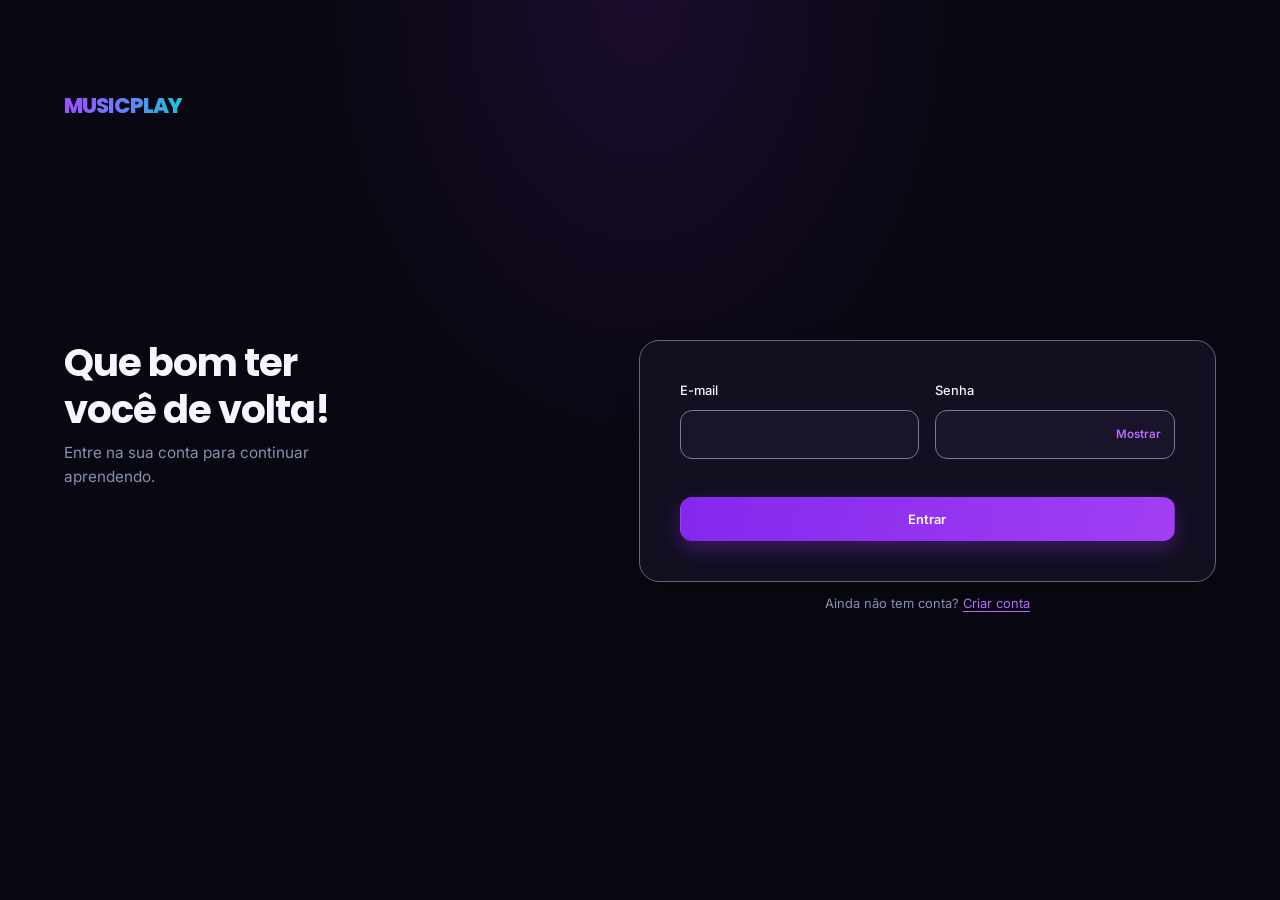
<file: pages/lesson.html>
<!doctype html>
<html lang="pt-BR">
  <head>
    <meta charset="utf-8">
    <meta name="viewport" content="width=device-width, initial-scale=1">
    <title>Aula | MUSICPLAY</title>
    <meta
      name="description"
      content="Acompanhe uma aula personalizada para o seu instrumento no MUSICPLAY."
    >
    <meta name="theme-color" content="#090711">
    <meta name="color-scheme" content="dark">
    <link rel="icon" type="image/svg+xml" href="data:image/svg+xml,%3Csvg xmlns='http://www.w3.org/2000/svg' viewBox='0 0 24 24'%3E%3Cpath fill='%23a24cff' d='M9 18V5l12-2v13a3 3 0 1 1-2-2.83V7l-8 1v11a3 3 0 1 1-2-2.83Z'/%3E%3C/svg%3E">
    <link rel="preconnect" href="https://fonts.googleapis.com">
    <link rel="preconnect" href="https://fonts.gstatic.com" crossorigin>
    <link rel="stylesheet" href="https://fonts.googleapis.com/css2?family=Inter:wght@400;500;600;700&amp;family=Poppins:wght@700;800&amp;display=swap">
    <link rel="stylesheet" href="../css/main.css">
    <script src="../js/environment-warning.js" defer></script>
    <script type="module" src="../js/main.js"></script>
  </head>
  <body data-page="lesson">
    <noscript><p class="environment-notice">Ative o JavaScript para usar as aulas, o progresso e os recursos interativos do MUSICPLAY.</p></noscript>
    <a class="skip-link" href="#main-content">Pular para o conteúdo</a>
    <div class="app-shell">
      <nav class="app-nav" aria-label="Navegação principal">
        <a class="brand app-nav__brand" href="./dashboard.html" aria-label="MUSICPLAY, início">
          <span class="brand__text">MUSICPLAY</span>
        </a>
        <ul class="app-nav__list">
          <li class="app-nav__item">
            <a class="app-nav__link" href="./dashboard.html">
              <svg class="app-nav__icon" viewBox="0 0 24 24" fill="none" stroke="currentColor" stroke-width="1.8" stroke-linecap="round" stroke-linejoin="round" aria-hidden="true">
                <path d="m3 10 9-7 9 7"></path>
                <path d="M5 9v11h14V9"></path>
                <path d="M9 20v-6h6v6"></path>
              </svg>
              <span>Início</span>
            </a>
          </li>
          <li class="app-nav__item">
            <a class="app-nav__link" href="./learn.html" aria-current="page">
              <svg class="app-nav__icon" viewBox="0 0 24 24" fill="none" stroke="currentColor" stroke-width="1.8" stroke-linecap="round" stroke-linejoin="round" aria-hidden="true">
                <path d="M4 19.5A2.5 2.5 0 0 1 6.5 17H20"></path>
                <path d="M6.5 2H20v20H6.5A2.5 2.5 0 0 1 4 19.5v-15A2.5 2.5 0 0 1 6.5 2Z"></path>
                <path d="M8 7h8M8 11h6"></path>
              </svg>
              <span>Aprender</span>
            </a>
          </li>
          <li class="app-nav__item">
            <a class="app-nav__link" href="./games.html">
              <svg class="app-nav__icon" viewBox="0 0 24 24" fill="none" stroke="currentColor" stroke-width="1.8" stroke-linecap="round" stroke-linejoin="round" aria-hidden="true">
                <path d="M6 12h4m-2-2v4"></path>
                <path d="M15.5 11h.01M18 13.5h.01"></path>
                <path d="M6.5 7h11a4.5 4.5 0 0 1 4.4 5.4l-1 4.5a2.5 2.5 0 0 1-4.1 1.3L14 16H10l-2.8 2.2a2.5 2.5 0 0 1-4.1-1.3l-1-4.5A4.5 4.5 0 0 1 6.5 7Z"></path>
              </svg>
              <span>Jogos</span>
            </a>
          </li>
          <li class="app-nav__item">
            <a class="app-nav__link" href="./songs.html">
              <svg class="app-nav__icon" viewBox="0 0 24 24" fill="none" stroke="currentColor" stroke-width="1.8" stroke-linecap="round" stroke-linejoin="round" aria-hidden="true">
                <path d="M9 18V5l12-2v13"></path>
                <circle cx="6" cy="18" r="3"></circle>
                <circle cx="18" cy="16" r="3"></circle>
              </svg>
              <span>Músicas</span>
            </a>
          </li>
          <li class="app-nav__item">
            <a class="app-nav__link" href="./achievements.html">
              <svg class="app-nav__icon" viewBox="0 0 24 24" fill="none" stroke="currentColor" stroke-width="1.8" stroke-linecap="round" stroke-linejoin="round" aria-hidden="true">
                <circle cx="12" cy="8" r="6"></circle>
                <path d="M8.2 13.2 7 22l5-3 5 3-1.2-8.8"></path>
                <path d="m10 8 1.3 1.3L14 6.5"></path>
              </svg>
              <span>Conquistas</span>
            </a>
          </li>
          <li class="app-nav__item">
            <a class="app-nav__link" href="./profile.html">
              <svg class="app-nav__icon" viewBox="0 0 24 24" fill="none" stroke="currentColor" stroke-width="1.8" stroke-linecap="round" stroke-linejoin="round" aria-hidden="true">
                <circle cx="12" cy="8" r="4"></circle>
                <path d="M4 21a8 8 0 0 1 16 0"></path>
              </svg>
              <span>Perfil</span>
            </a>
          </li>
        </ul>
      </nav>

      <main class="app-main lesson-page" id="main-content" tabindex="-1">
        <a class="lesson-page__back-link" href="./learn.html">← Voltar para a trilha</a>

        <header class="lesson-header">
          <ul class="lesson-header__badges" aria-label="Informações da aula">
            <li><span class="badge" data-lesson="module">Módulo 1</span></li>
            <li><span class="badge" data-lesson="number">Aula 4</span></li>
            <li><span class="badge lesson-header__xp" data-lesson="xp">+40 XP</span></li>
          </ul>
          <h1 class="lesson-header__title" data-lesson="title">Sua aula musical</h1>
          <p class="lesson-header__description" data-lesson="description">O conteúdo da aula será personalizado para seu instrumento.</p>
          <ul class="lesson-meta" aria-label="Informações sobre a aula">
            <li><span data-lesson="duration">18 min</span></li>
            <li><span data-lesson="objectives-count">3 objetivos</span></li>
            <li><span data-lesson="level">Iniciante</span></li>
          </ul>
        </header>

        <section class="lesson-player" data-lesson-player aria-label="Player de aula demonstrativo">
          <div class="lesson-player__screen">
            <span class="lesson-player__quality">HD</span>
            <button
              class="lesson-player__play"
              type="button"
              data-action="play-lesson"
              aria-label="Reproduzir demonstração visual da aula"
              aria-describedby="lesson-player-description"
            >
              <svg class="lesson-player__play-icon" viewBox="0 0 24 24" fill="currentColor" aria-hidden="true">
                <path d="M8 5.5v13l10-6.5-10-6.5Z"></path>
              </svg>
            </button>
            <p class="lesson-player__placeholder" id="lesson-player-description">
              O vídeo desta aula chega em breve 🎬
            </p>
          </div>
          <div class="lesson-player__controls">
            <span class="lesson-player__current-time" data-lesson-current-time>0:00</span>
            <progress
              class="lesson-player__progress"
              data-lesson-media-progress
              value="0"
              max="1104"
              aria-label="Progresso da demonstração da aula"
            >
              0 de 18 minutos e 24 segundos
            </progress>
            <span class="lesson-player__duration" data-lesson-media-duration>18:24</span>
          </div>
        </section>

        <section class="lesson-objectives lesson-card" aria-labelledby="lesson-objectives-title">
          <h2 class="lesson-card__title" id="lesson-objectives-title">Objetivos da aula</h2>
          <ul class="lesson-objectives__list" data-lesson="objectives">
            <li>Conhecer os fundamentos do instrumento.</li>
            <li>Praticar os movimentos apresentados nesta aula.</li>
          </ul>
        </section>

        <section class="lesson-theory lesson-card" aria-labelledby="lesson-theory-title" hidden>
          <h2 class="lesson-card__title" id="lesson-theory-title">Conteúdo teórico resumido</h2>
          <div class="chord-grid" data-lesson="chords"></div>
        </section>

        <section class="lesson-practice lesson-card" aria-labelledby="lesson-practice-title">
          <h2 class="lesson-card__title" id="lesson-practice-title">Agora é sua vez!</h2>
          <p class="lesson-practice__description">
            Pegue seu instrumento e pratique o conteúdo aprendido. Vá no seu ritmo.
          </p>
          <button class="button button--primary" type="button" data-action="start-exercise">
            Iniciar exercício prático
          </button>
        </section>

        <footer class="lesson-actions">
          <button class="button button--secondary" type="button" data-action="complete-lesson">
            ✓ Marcar como concluída
          </button>
          <a class="button button--primary" href="./lesson.html" data-action="next-lesson">
            Próxima aula →
          </a>
        </footer>
      </main>
    </div>

    <div class="app-feedback" data-app-feedback role="status" aria-live="polite" aria-atomic="true"></div>
    <div
      class="toast-region"
      data-toast-container
      role="status"
      aria-live="polite"
      aria-relevant="additions text"
    ></div>
  </body>
</html>
</file>
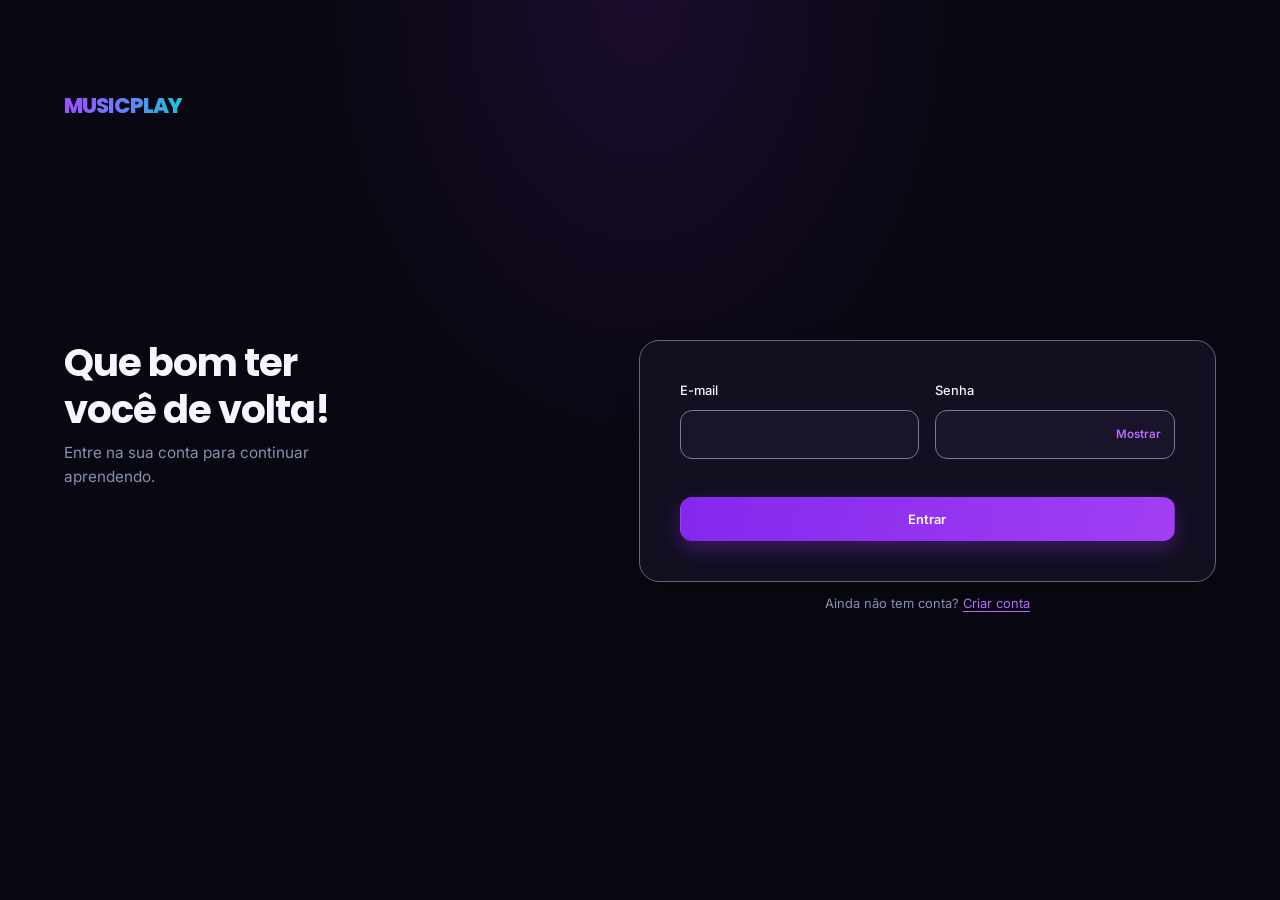
<file: pages/login.html>
<!doctype html>
<html lang="pt-BR">
  <head>
    <meta charset="utf-8">
    <meta name="viewport" content="width=device-width, initial-scale=1">
    <title>Entrar na sua conta | MUSICPLAY</title>
    <meta
      name="description"
      content="Entre na sua conta MUSICPLAY e continue sua jornada musical."
    >
    <meta name="theme-color" content="#090711">
    <meta name="color-scheme" content="dark">
    <link rel="icon" type="image/svg+xml" href="data:image/svg+xml,%3Csvg xmlns='http://www.w3.org/2000/svg' viewBox='0 0 24 24'%3E%3Cpath fill='%23a24cff' d='M9 18V5l12-2v13a3 3 0 1 1-2-2.83V7l-8 1v11a3 3 0 1 1-2-2.83Z'/%3E%3C/svg%3E">
    <link rel="preconnect" href="https://fonts.googleapis.com">
    <link rel="preconnect" href="https://fonts.gstatic.com" crossorigin>
    <link rel="stylesheet" href="https://fonts.googleapis.com/css2?family=Inter:wght@400;500;600;700&amp;family=Poppins:wght@700;800&amp;display=swap">
    <link rel="stylesheet" href="../css/main.css">
    <script src="../js/environment-warning.js" defer></script>
    <script type="module" src="../js/main.js"></script>
  </head>
  <body data-page="login">
    <noscript><p class="environment-notice">Ative o JavaScript para usar as aulas, o progresso e os recursos interativos do MUSICPLAY.</p></noscript>
    <a class="skip-link" href="#main-content">Pular para o conteúdo</a>
    <main class="auth-page" id="main-content" tabindex="-1">
      <div class="auth-page__container">
        <a class="brand auth-page__brand" href="../index.html" aria-label="MUSICPLAY, página inicial">
          <span class="brand__text">MUSICPLAY</span>
        </a>
        <section class="auth-card" aria-labelledby="login-title">
          <header class="auth-card__header">
            <h1 class="auth-card__title" id="login-title">Que bom ter você de volta!</h1>
            <p class="auth-card__description">Entre na sua conta para continuar aprendendo.</p>
          </header>

          <form class="auth-form" data-form="login" novalidate>
            <div class="form-field">
              <label class="form-field__label" for="login-email">E-mail</label>
              <input
                class="form-field__input"
                id="login-email"
                name="email"
                type="email"
                autocomplete="email"
                inputmode="email"
                maxlength="254"
                required
                aria-describedby="login-email-error"
                data-field="email"
              >
              <p class="form-field__error" id="login-email-error" data-field-error="email" aria-live="polite"></p>
            </div>

            <div class="form-field">
              <label class="form-field__label" for="login-password">Senha</label>
              <div class="form-field__password">
                <input
                  class="form-field__input"
                  id="login-password"
                  name="password"
                  type="password"
                  autocomplete="current-password"
                  maxlength="128"
                  required
                  aria-describedby="login-password-error"
                  data-field="password"
                >
                <button
                  class="form-field__password-toggle"
                  type="button"
                  data-action="toggle-password"
                  aria-label="Mostrar senha"
                  aria-controls="login-password"
                  aria-pressed="false"
                >
                  Mostrar
                </button>
              </div>
              <p class="form-field__error" id="login-password-error" data-field-error="password" aria-live="polite"></p>
            </div>

            <p class="auth-form__feedback" data-form-feedback role="status" aria-live="polite" aria-atomic="true"></p>
            <button class="button button--primary auth-form__submit" type="submit" data-action="login">
              Entrar
            </button>
          </form>

          <p class="auth-card__footer">
            Ainda não tem conta? <a href="./signup.html">Criar conta</a>
          </p>
        </section>
      </div>
    </main>

    <div class="app-feedback" data-app-feedback role="status" aria-live="polite" aria-atomic="true"></div>
    <div
      class="toast-region"
      data-toast-container
      role="status"
      aria-live="polite"
      aria-relevant="additions text"
    ></div>
  </body>
</html>
</file>
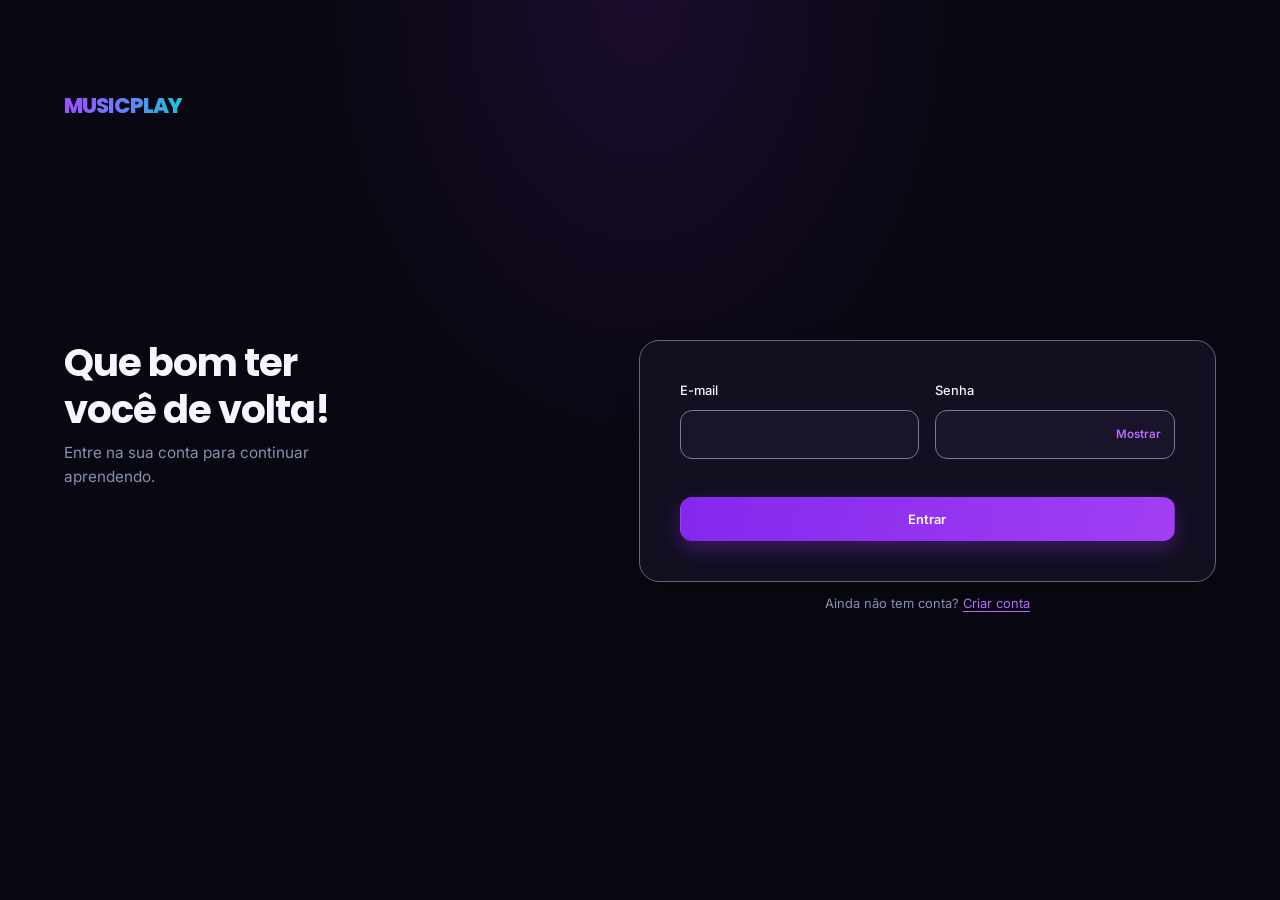
<file: pages/onboarding.html>
<!doctype html>
<html lang="pt-BR">
  <head>
    <meta charset="utf-8">
    <meta name="viewport" content="width=device-width, initial-scale=1">
    <title>Configuração inicial | MUSICPLAY</title>
    <meta
      name="description"
      content="Escolha seu instrumento, seu nível e seus objetivos para personalizar sua jornada musical no MUSICPLAY."
    >
    <meta name="theme-color" content="#090711">
    <meta name="color-scheme" content="dark">
    <link rel="icon" type="image/svg+xml" href="data:image/svg+xml,%3Csvg xmlns='http://www.w3.org/2000/svg' viewBox='0 0 24 24'%3E%3Cpath fill='%23a24cff' d='M9 18V5l12-2v13a3 3 0 1 1-2-2.83V7l-8 1v11a3 3 0 1 1-2-2.83Z'/%3E%3C/svg%3E">
    <link rel="preconnect" href="https://fonts.googleapis.com">
    <link rel="preconnect" href="https://fonts.gstatic.com" crossorigin>
    <link rel="stylesheet" href="https://fonts.googleapis.com/css2?family=Inter:wght@400;500;600;700&amp;family=Poppins:wght@700;800&amp;display=swap">
    <link rel="stylesheet" href="../css/main.css">
    <script src="../js/environment-warning.js" defer></script>
    <script type="module" src="../js/main.js"></script>
  </head>
  <body data-page="onboarding">
    <noscript><p class="environment-notice">Ative o JavaScript para usar as aulas, o progresso e os recursos interativos do MUSICPLAY.</p></noscript>
    <a class="skip-link" href="#main-content">Pular para o conteúdo</a>
    <main class="onboarding" id="main-content" tabindex="-1">
      <h1 class="visually-hidden">Configure sua jornada musical</h1>
      <div class="onboarding__container">
        <header class="onboarding__header">
          <a class="brand onboarding__brand" href="../index.html" aria-label="MUSICPLAY, página inicial">
            <span class="brand__text">MUSICPLAY</span>
          </a>
          <div class="onboarding__progress">
            <div class="onboarding__progress-heading">
              <p class="onboarding__eyebrow">Configuração inicial</p>
              <p class="onboarding__step-count" data-step-count aria-live="polite" aria-atomic="true">
                1 / 3
              </p>
            </div>
            <progress
              class="onboarding__progress-bar"
              data-progress
              value="1"
              max="3"
              aria-label="Progresso da configuração inicial"
            >
              Passo 1 de 3
            </progress>
          </div>
        </header>

        <form class="onboarding-form" data-form="onboarding" novalidate>
          <section class="onboarding-step" data-step="1" aria-labelledby="instrument-title">
            <header class="onboarding-step__header">
              <h2 class="onboarding-step__title" id="instrument-title">
                Qual instrumento você quer aprender?
              </h2>
              <p class="onboarding-step__description">Escolha o instrumento para começar.</p>
            </header>

            <fieldset class="choice-group" aria-describedby="instrument-error">
              <legend class="visually-hidden">Escolha um instrumento</legend>
              <div class="choice-group__grid">
                <div class="choice-option">
                  <input
                    class="choice-option__input"
                    id="instrument-guitar"
                    name="instrument"
                    type="radio"
                    value="guitar"
                    required
                    data-option="instrument"
                  >
                  <label class="choice-option__label" for="instrument-guitar">
                    <span class="choice-option__name">Violão</span>
                    <span class="choice-option__detail">Aulas disponíveis conforme o instrumento</span>
                  </label>
                </div>
                <div class="choice-option">
                  <input
                    class="choice-option__input"
                    id="instrument-keyboard"
                    name="instrument"
                    type="radio"
                    value="keyboard"
                    required
                    data-option="instrument"
                  >
                  <label class="choice-option__label" for="instrument-keyboard">
                    <span class="choice-option__name">Teclado</span>
                  </label>
                </div>
                <div class="choice-option">
                  <input
                    class="choice-option__input"
                    id="instrument-piano"
                    name="instrument"
                    type="radio"
                    value="piano"
                    required
                    data-option="instrument"
                  >
                  <label class="choice-option__label" for="instrument-piano">
                    <span class="choice-option__name">Piano</span>
                  </label>
                </div>
                <div class="choice-option">
                  <input
                    class="choice-option__input"
                    id="instrument-drums"
                    name="instrument"
                    type="radio"
                    value="drums"
                    required
                    data-option="instrument"
                  >
                  <label class="choice-option__label" for="instrument-drums">
                    <span class="choice-option__name">Bateria</span>
                  </label>
                </div>
                <div class="choice-option">
                  <input
                    class="choice-option__input"
                    id="instrument-electric-guitar"
                    name="instrument"
                    type="radio"
                    value="electric-guitar"
                    required
                    data-option="instrument"
                  >
                  <label class="choice-option__label" for="instrument-electric-guitar">
                    <span class="choice-option__name">Guitarra</span>
                  </label>
                </div>
                <div class="choice-option">
                  <input
                    class="choice-option__input"
                    id="instrument-violin"
                    name="instrument"
                    type="radio"
                    value="violin"
                    required
                    data-option="instrument"
                  >
                  <label class="choice-option__label" for="instrument-violin">
                    <span class="choice-option__name">Violino</span>
                  </label>
                </div>
                <div class="choice-option">
                  <input
                    class="choice-option__input"
                    id="instrument-flute"
                    name="instrument"
                    type="radio"
                    value="flute"
                    required
                    data-option="instrument"
                  >
                  <label class="choice-option__label" for="instrument-flute">
                    <span class="choice-option__name">Flauta</span>
                  </label>
                </div>
                <div class="choice-option">
                  <input
                    class="choice-option__input"
                    id="instrument-cavaquinho"
                    name="instrument"
                    type="radio"
                    value="cavaquinho"
                    required
                    data-option="instrument"
                  >
                  <label class="choice-option__label" for="instrument-cavaquinho">
                    <span class="choice-option__name">Cavaquinho</span>
                  </label>
                </div>
                <div class="choice-option">
                  <input
                    class="choice-option__input"
                    id="instrument-ukulele"
                    name="instrument"
                    type="radio"
                    value="ukulele"
                    required
                    data-option="instrument"
                  >
                  <label class="choice-option__label" for="instrument-ukulele">
                    <span class="choice-option__name">Ukulele</span>
                  </label>
                </div>
                <div class="choice-option">
                  <input
                    class="choice-option__input"
                    id="instrument-accordion"
                    name="instrument"
                    type="radio"
                    value="accordion"
                    required
                    data-option="instrument"
                  >
                  <label class="choice-option__label" for="instrument-accordion">
                    <span class="choice-option__name">Sanfona / Acordeão</span>
                  </label>
                </div>
              </div>
              <p class="choice-group__error" id="instrument-error" data-field-error="instrument" aria-live="polite"></p>
            </fieldset>

            <div class="onboarding-step__actions">
              <p class="onboarding-step__help" id="instrument-step-help" data-step-help>
                Escolha um instrumento para continuar.
              </p>
              <button
                class="button button--primary"
                type="button"
                data-action="next-step"
                aria-describedby="instrument-step-help"
                disabled
              >
                Continuar
              </button>
            </div>
          </section>

          <section
            class="onboarding-step"
            data-step="2"
            aria-labelledby="level-title"
            aria-describedby="level-description"
            hidden
          >
            <header class="onboarding-step__header">
              <h2 class="onboarding-step__title" id="level-title">Qual é o seu nível?</h2>
              <p class="onboarding-step__description" id="level-description">
                Seja honesto — vamos montar o plano ideal para você.
              </p>
            </header>

            <fieldset class="choice-group" aria-describedby="level-error">
              <legend class="visually-hidden">Escolha seu nível</legend>
              <div class="choice-group__list">
                <div class="choice-option">
                  <input
                    class="choice-option__input"
                    id="level-never-played"
                    name="level"
                    type="radio"
                    value="never-played"
                    required
                    data-option="level"
                  >
                  <label class="choice-option__label" for="level-never-played">
                    <span class="choice-option__name">Nunca toquei</span>
                    <span class="choice-option__detail">Sou completamente iniciante</span>
                  </label>
                </div>
                <div class="choice-option">
                  <input
                    class="choice-option__input"
                    id="level-beginner"
                    name="level"
                    type="radio"
                    value="beginner"
                    required
                    data-option="level"
                  >
                  <label class="choice-option__label" for="level-beginner">
                    <span class="choice-option__name">Sou iniciante</span>
                    <span class="choice-option__detail">Já tive contato mas sei pouco</span>
                  </label>
                </div>
                <div class="choice-option">
                  <input
                    class="choice-option__input"
                    id="level-some-experience"
                    name="level"
                    type="radio"
                    value="some-experience"
                    required
                    data-option="level"
                  >
                  <label class="choice-option__label" for="level-some-experience">
                    <span class="choice-option__name">Já sei tocar um pouco</span>
                    <span class="choice-option__detail">Conheço o básico do instrumento</span>
                  </label>
                </div>
              </div>
              <p class="choice-group__error" id="level-error" data-field-error="level" aria-live="polite"></p>
            </fieldset>

            <div class="onboarding-step__actions">
              <button class="button button--secondary" type="button" data-action="prev-step">
                Voltar
              </button>
              <div class="onboarding-step__forward">
                <p class="onboarding-step__help" id="level-step-help" data-step-help>
                  Escolha seu nível para continuar.
                </p>
                <button
                  class="button button--primary"
                  type="button"
                  data-action="next-step"
                  aria-describedby="level-step-help"
                  disabled
                >
                  Continuar
                </button>
              </div>
            </div>
          </section>

          <section
            class="onboarding-step"
            data-step="3"
            aria-labelledby="goals-title"
            aria-describedby="goals-description"
            hidden
          >
            <header class="onboarding-step__header">
              <h2 class="onboarding-step__title" id="goals-title">Qual é o seu objetivo?</h2>
              <p class="onboarding-step__description" id="goals-description">
                Selecione tudo que se aplica a você.
              </p>
            </header>

            <fieldset class="choice-group" aria-describedby="goals-error">
              <legend class="visually-hidden">Selecione seus objetivos</legend>
              <div class="choice-group__list">
                <div class="choice-option">
                  <input
                    class="choice-option__input"
                    id="goal-songs"
                    name="goals"
                    type="checkbox"
                    value="learn-songs"
                    data-option="goal"
                  >
                  <label class="choice-option__label" for="goal-songs">
                    <span class="choice-option__name">Aprender músicas</span>
                  </label>
                </div>
                <div class="choice-option">
                  <input
                    class="choice-option__input"
                    id="goal-theory"
                    name="goals"
                    type="checkbox"
                    value="learn-theory"
                    data-option="goal"
                  >
                  <label class="choice-option__label" for="goal-theory">
                    <span class="choice-option__name">Aprender teoria</span>
                  </label>
                </div>
                <div class="choice-option">
                  <input
                    class="choice-option__input"
                    id="goal-technique"
                    name="goals"
                    type="checkbox"
                    value="improve-technique"
                    data-option="goal"
                  >
                  <label class="choice-option__label" for="goal-technique">
                    <span class="choice-option__name">Melhorar minha técnica</span>
                  </label>
                </div>
                <div class="choice-option">
                  <input
                    class="choice-option__input"
                    id="goal-fun"
                    name="goals"
                    type="checkbox"
                    value="play-for-fun"
                    data-option="goal"
                  >
                  <label class="choice-option__label" for="goal-fun">
                    <span class="choice-option__name">Tocar por diversão</span>
                  </label>
                </div>
              </div>
              <p class="choice-group__error" id="goals-error" data-field-error="goals" aria-live="polite"></p>
            </fieldset>

            <div class="onboarding-step__actions">
              <button class="button button--secondary" type="button" data-action="prev-step">
                Voltar
              </button>
              <div class="onboarding-step__forward">
                <p class="onboarding-step__help" id="goals-step-help" data-step-help>
                  Selecione pelo menos um objetivo para começar.
                </p>
                <button
                  class="button button--primary"
                  type="submit"
                  data-action="finish"
                  aria-describedby="goals-step-help"
                  disabled
                >
                  Começar minha jornada 🚀
                </button>
              </div>
            </div>
          </section>
        </form>
      </div>
    </main>

    <div class="app-feedback" data-app-feedback role="status" aria-live="polite" aria-atomic="true"></div>
    <div
      class="toast-region"
      data-toast-container
      role="status"
      aria-live="polite"
      aria-relevant="additions text"
    ></div>
  </body>
</html>
</file>
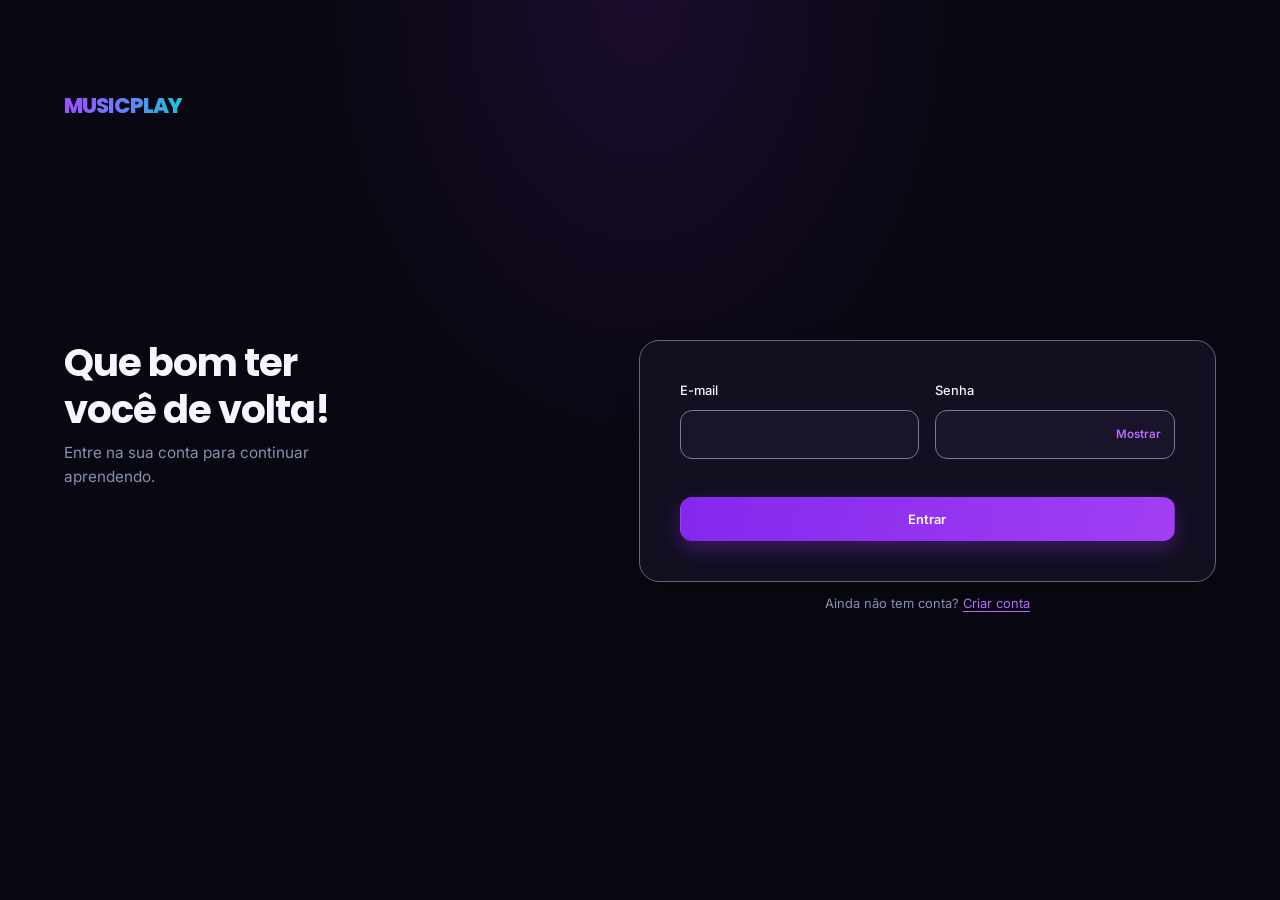
<file: pages/profile.html>
<!doctype html>
<html lang="pt-BR">
  <head>
    <meta charset="utf-8">
    <meta name="viewport" content="width=device-width, initial-scale=1">
    <title>Perfil | MUSICPLAY</title>
    <meta
      name="description"
      content="Veja seu perfil, estatísticas musicais e sequência de estudos no MUSICPLAY."
    >
    <meta name="theme-color" content="#090711">
    <meta name="color-scheme" content="dark">
    <link rel="icon" type="image/svg+xml" href="data:image/svg+xml,%3Csvg xmlns='http://www.w3.org/2000/svg' viewBox='0 0 24 24'%3E%3Cpath fill='%23a24cff' d='M9 18V5l12-2v13a3 3 0 1 1-2-2.83V7l-8 1v11a3 3 0 1 1-2-2.83Z'/%3E%3C/svg%3E">
    <link rel="preconnect" href="https://fonts.googleapis.com">
    <link rel="preconnect" href="https://fonts.gstatic.com" crossorigin>
    <link rel="stylesheet" href="https://fonts.googleapis.com/css2?family=Inter:wght@400;500;600;700&amp;family=Poppins:wght@700;800&amp;display=swap">
    <link rel="stylesheet" href="../css/main.css">
    <script src="../js/environment-warning.js" defer></script>
    <script type="module" src="../js/main.js"></script>
  </head>
  <body data-page="profile">
    <noscript><p class="environment-notice">Ative o JavaScript para usar as aulas, o progresso e os recursos interativos do MUSICPLAY.</p></noscript>
    <a class="skip-link" href="#main-content">Pular para o conteúdo</a>
    <div class="app-shell">
      <nav class="app-nav" aria-label="Navegação principal">
        <a class="brand app-nav__brand" href="./dashboard.html" aria-label="MUSICPLAY, início">
          <span class="brand__text">MUSICPLAY</span>
        </a>
        <ul class="app-nav__list">
          <li class="app-nav__item">
            <a class="app-nav__link" href="./dashboard.html">
              <svg class="app-nav__icon" viewBox="0 0 24 24" fill="none" stroke="currentColor" stroke-width="1.8" stroke-linecap="round" stroke-linejoin="round" aria-hidden="true">
                <path d="m3 10 9-7 9 7"></path>
                <path d="M5 9v11h14V9"></path>
                <path d="M9 20v-6h6v6"></path>
              </svg>
              <span>Início</span>
            </a>
          </li>
          <li class="app-nav__item">
            <a class="app-nav__link" href="./learn.html">
              <svg class="app-nav__icon" viewBox="0 0 24 24" fill="none" stroke="currentColor" stroke-width="1.8" stroke-linecap="round" stroke-linejoin="round" aria-hidden="true">
                <path d="M4 19.5A2.5 2.5 0 0 1 6.5 17H20"></path>
                <path d="M6.5 2H20v20H6.5A2.5 2.5 0 0 1 4 19.5v-15A2.5 2.5 0 0 1 6.5 2Z"></path>
                <path d="M8 7h8M8 11h6"></path>
              </svg>
              <span>Aprender</span>
            </a>
          </li>
          <li class="app-nav__item">
            <a class="app-nav__link" href="./games.html">
              <svg class="app-nav__icon" viewBox="0 0 24 24" fill="none" stroke="currentColor" stroke-width="1.8" stroke-linecap="round" stroke-linejoin="round" aria-hidden="true">
                <path d="M6 12h4m-2-2v4"></path>
                <path d="M15.5 11h.01M18 13.5h.01"></path>
                <path d="M6.5 7h11a4.5 4.5 0 0 1 4.4 5.4l-1 4.5a2.5 2.5 0 0 1-4.1 1.3L14 16H10l-2.8 2.2a2.5 2.5 0 0 1-4.1-1.3l-1-4.5A4.5 4.5 0 0 1 6.5 7Z"></path>
              </svg>
              <span>Jogos</span>
            </a>
          </li>
          <li class="app-nav__item">
            <a class="app-nav__link" href="./songs.html">
              <svg class="app-nav__icon" viewBox="0 0 24 24" fill="none" stroke="currentColor" stroke-width="1.8" stroke-linecap="round" stroke-linejoin="round" aria-hidden="true">
                <path d="M9 18V5l12-2v13"></path>
                <circle cx="6" cy="18" r="3"></circle>
                <circle cx="18" cy="16" r="3"></circle>
              </svg>
              <span>Músicas</span>
            </a>
          </li>
          <li class="app-nav__item">
            <a class="app-nav__link" href="./achievements.html">
              <svg class="app-nav__icon" viewBox="0 0 24 24" fill="none" stroke="currentColor" stroke-width="1.8" stroke-linecap="round" stroke-linejoin="round" aria-hidden="true">
                <circle cx="12" cy="8" r="6"></circle>
                <path d="M8.2 13.2 7 22l5-3 5 3-1.2-8.8"></path>
                <path d="m10 8 1.3 1.3L14 6.5"></path>
              </svg>
              <span>Conquistas</span>
            </a>
          </li>
          <li class="app-nav__item">
            <a class="app-nav__link" href="./profile.html" aria-current="page">
              <svg class="app-nav__icon" viewBox="0 0 24 24" fill="none" stroke="currentColor" stroke-width="1.8" stroke-linecap="round" stroke-linejoin="round" aria-hidden="true">
                <circle cx="12" cy="8" r="4"></circle>
                <path d="M4 21a8 8 0 0 1 16 0"></path>
              </svg>
              <span>Perfil</span>
            </a>
          </li>
        </ul>
      </nav>

      <main class="app-main profile-page" id="main-content" tabindex="-1">
        <h1 class="profile-page__title">Meu perfil</h1>

        <section class="profile-card" aria-label="Dados do aluno">
          <div class="profile-card__avatar" data-user="initial" aria-hidden="true">A</div>
          <div class="profile-card__identity">
            <h2 class="profile-card__name" data-user="full-name">Aluno</h2>
            <p class="profile-card__email" data-user="email">E-mail não informado</p>
          </div>
          <div class="profile-card__badges">
            <span class="badge" data-user="level">Nível 1</span>
            <span class="badge profile-card__xp">⭐ <span data-user="xp">0</span> XP</span>
          </div>
        </section>

        <section class="profile-level-card" aria-labelledby="profile-level-title">
          <div class="profile-level-card__heading">
            <h2 class="profile-level-card__title" id="profile-level-title" data-user="level-title">
              Músico Iniciante — Nível 1
            </h2>
            <p class="profile-level-card__xp" data-user-level-xp>0 / 100 XP</p>
          </div>
          <progress
            class="profile-level-card__progress"
            data-level-progress
            value="0"
            max="100"
            aria-label="Progresso até o Nível 2"
          >
            0 de 100 XP
          </progress>
          <p class="profile-level-card__next-level"><span data-user-xp-to-next-level>100</span> XP para o Nível 2</p>
        </section>

        <section class="profile-stats" aria-labelledby="profile-stats-title">
          <h2 class="profile-stats__title" id="profile-stats-title">Suas estatísticas</h2>
          <dl class="profile-stats__grid">
            <div class="profile-stat-card">
              <dt class="profile-stat-card__label">Aulas concluídas</dt>
              <dd class="profile-stat-card__value"><span data-stat="lessons">0</span></dd>
            </div>
            <div class="profile-stat-card">
              <dt class="profile-stat-card__label">Músicas aprendidas</dt>
              <dd class="profile-stat-card__value"><span data-stat="songs">0</span></dd>
            </div>
            <div class="profile-stat-card">
              <dt class="profile-stat-card__label">Jogos realizados</dt>
              <dd class="profile-stat-card__value"><span data-stat="games">0</span></dd>
            </div>
            <div class="profile-stat-card">
              <dt class="profile-stat-card__label">Taxa de acerto</dt>
              <dd class="profile-stat-card__value"><span data-stat="accuracy">0</span>%</dd>
            </div>
            <div class="profile-stat-card">
              <dt class="profile-stat-card__label">Dias seguidos</dt>
              <dd class="profile-stat-card__value"><span data-stat="streak">0</span></dd>
            </div>
            <div class="profile-stat-card">
              <dt class="profile-stat-card__label">XP total</dt>
              <dd class="profile-stat-card__value"><span data-stat="xp">0</span></dd>
            </div>
            <div class="profile-stat-card">
              <dt class="profile-stat-card__label">Conquistas</dt>
              <dd class="profile-stat-card__value"><span data-stat="achievements">0</span></dd>
            </div>
            <div class="profile-stat-card">
              <dt class="profile-stat-card__label">Tempo de estudo</dt>
              <dd class="profile-stat-card__value"><span data-stat="study-time">0</span><span class="profile-stat-card__unit">min</span></dd>
            </div>
          </dl>
        </section>

        <section class="study-calendar" aria-labelledby="study-calendar-title">
          <h2 class="study-calendar__title" id="study-calendar-title" data-calendar="title">
            Sequência de estudos
          </h2>
          <div
            class="study-calendar__grid"
            data-calendar="grid"
            role="group"
            aria-label="Calendário dos seus dias de estudo"
          ></div>
          <ul class="study-calendar__legend" aria-label="Legenda do calendário">
            <li><span class="study-calendar__legend-swatch study-calendar__legend-swatch--studied" aria-hidden="true"></span>Estudou</li>
            <li><span class="study-calendar__legend-swatch study-calendar__legend-swatch--not-studied" aria-hidden="true"></span>Não estudou</li>
          </ul>
          <p class="study-calendar__empty-state" data-calendar="empty-state" role="status" aria-live="polite" hidden>
            Você ainda não estudou este mês, que tal começar hoje?
          </p>
        </section>

        <button class="button button--secondary profile-page__logout" type="button" data-action="logout">
          Sair
        </button>
      </main>
    </div>

    <div class="app-feedback" data-app-feedback role="status" aria-live="polite" aria-atomic="true"></div>
    <div
      class="toast-region"
      data-toast-container
      role="status"
      aria-live="polite"
      aria-relevant="additions text"
    ></div>
  </body>
</html>
</file>
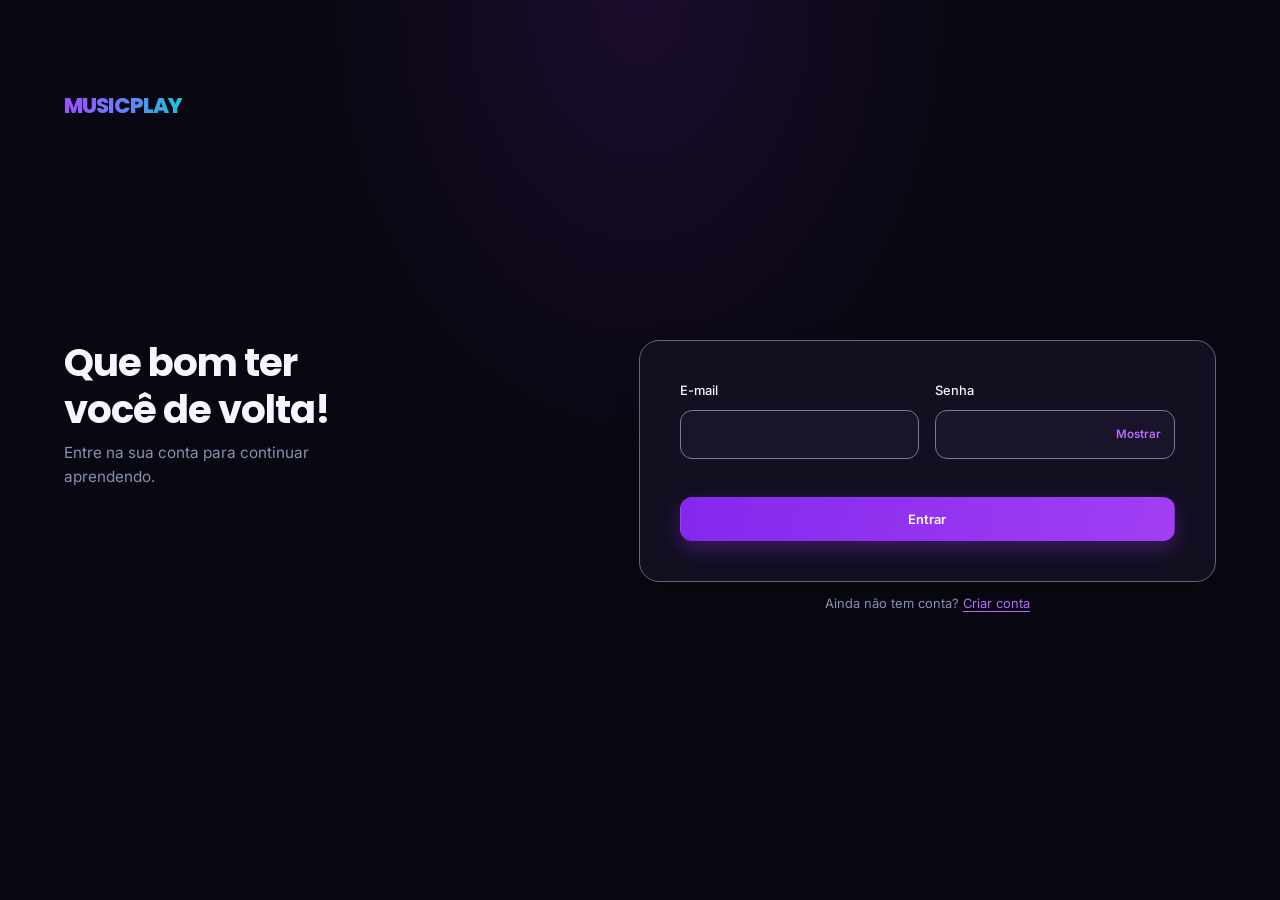
<file: pages/quiz.html>
<!doctype html>
<html lang="pt-BR">
  <head>
    <meta charset="utf-8">
    <meta name="viewport" content="width=device-width, initial-scale=1">
    <title>Quiz Musical | MUSICPLAY</title>
    <meta
      name="description"
      content="Responda ao Quiz Musical do MUSICPLAY, aprenda com cada explicação e ganhe XP."
    >
    <meta name="theme-color" content="#090711">
    <meta name="color-scheme" content="dark">
    <link rel="icon" type="image/svg+xml" href="data:image/svg+xml,%3Csvg xmlns='http://www.w3.org/2000/svg' viewBox='0 0 24 24'%3E%3Cpath fill='%23a24cff' d='M9 18V5l12-2v13a3 3 0 1 1-2-2.83V7l-8 1v11a3 3 0 1 1-2-2.83Z'/%3E%3C/svg%3E">
    <link rel="preconnect" href="https://fonts.googleapis.com">
    <link rel="preconnect" href="https://fonts.gstatic.com" crossorigin>
    <link rel="stylesheet" href="https://fonts.googleapis.com/css2?family=Inter:wght@400;500;600;700&amp;family=Poppins:wght@700;800&amp;display=swap">
    <link rel="stylesheet" href="../css/main.css">
    <script src="../js/environment-warning.js" defer></script>
    <script type="module" src="../js/main.js"></script>
  </head>
  <body data-page="quiz">
    <noscript><p class="environment-notice">Ative o JavaScript para usar as aulas, o progresso e os recursos interativos do MUSICPLAY.</p></noscript>
    <a class="skip-link" href="#main-content">Pular para o conteúdo</a>
    <div class="app-shell">
      <nav class="app-nav" aria-label="Navegação principal">
        <a class="brand app-nav__brand" href="./dashboard.html" aria-label="MUSICPLAY, início">
          <span class="brand__text">MUSICPLAY</span>
        </a>
        <ul class="app-nav__list">
          <li class="app-nav__item">
            <a class="app-nav__link" href="./dashboard.html">
              <svg class="app-nav__icon" viewBox="0 0 24 24" fill="none" stroke="currentColor" stroke-width="1.8" stroke-linecap="round" stroke-linejoin="round" aria-hidden="true">
                <path d="m3 10 9-7 9 7"></path>
                <path d="M5 9v11h14V9"></path>
                <path d="M9 20v-6h6v6"></path>
              </svg>
              <span>Início</span>
            </a>
          </li>
          <li class="app-nav__item">
            <a class="app-nav__link" href="./learn.html">
              <svg class="app-nav__icon" viewBox="0 0 24 24" fill="none" stroke="currentColor" stroke-width="1.8" stroke-linecap="round" stroke-linejoin="round" aria-hidden="true">
                <path d="M4 19.5A2.5 2.5 0 0 1 6.5 17H20"></path>
                <path d="M6.5 2H20v20H6.5A2.5 2.5 0 0 1 4 19.5v-15A2.5 2.5 0 0 1 6.5 2Z"></path>
                <path d="M8 7h8M8 11h6"></path>
              </svg>
              <span>Aprender</span>
            </a>
          </li>
          <li class="app-nav__item">
            <a class="app-nav__link" href="./games.html" aria-current="page">
              <svg class="app-nav__icon" viewBox="0 0 24 24" fill="none" stroke="currentColor" stroke-width="1.8" stroke-linecap="round" stroke-linejoin="round" aria-hidden="true">
                <path d="M6 12h4m-2-2v4"></path>
                <path d="M15.5 11h.01M18 13.5h.01"></path>
                <path d="M6.5 7h11a4.5 4.5 0 0 1 4.4 5.4l-1 4.5a2.5 2.5 0 0 1-4.1 1.3L14 16H10l-2.8 2.2a2.5 2.5 0 0 1-4.1-1.3l-1-4.5A4.5 4.5 0 0 1 6.5 7Z"></path>
              </svg>
              <span>Jogos</span>
            </a>
          </li>
          <li class="app-nav__item">
            <a class="app-nav__link" href="./songs.html">
              <svg class="app-nav__icon" viewBox="0 0 24 24" fill="none" stroke="currentColor" stroke-width="1.8" stroke-linecap="round" stroke-linejoin="round" aria-hidden="true">
                <path d="M9 18V5l12-2v13"></path>
                <circle cx="6" cy="18" r="3"></circle>
                <circle cx="18" cy="16" r="3"></circle>
              </svg>
              <span>Músicas</span>
            </a>
          </li>
          <li class="app-nav__item">
            <a class="app-nav__link" href="./achievements.html">
              <svg class="app-nav__icon" viewBox="0 0 24 24" fill="none" stroke="currentColor" stroke-width="1.8" stroke-linecap="round" stroke-linejoin="round" aria-hidden="true">
                <circle cx="12" cy="8" r="6"></circle>
                <path d="M8.2 13.2 7 22l5-3 5 3-1.2-8.8"></path>
                <path d="m10 8 1.3 1.3L14 6.5"></path>
              </svg>
              <span>Conquistas</span>
            </a>
          </li>
          <li class="app-nav__item">
            <a class="app-nav__link" href="./profile.html">
              <svg class="app-nav__icon" viewBox="0 0 24 24" fill="none" stroke="currentColor" stroke-width="1.8" stroke-linecap="round" stroke-linejoin="round" aria-hidden="true">
                <circle cx="12" cy="8" r="4"></circle>
                <path d="M4 21a8 8 0 0 1 16 0"></path>
              </svg>
              <span>Perfil</span>
            </a>
          </li>
        </ul>
      </nav>

      <main class="app-main quiz-page" id="main-content" tabindex="-1">
        <header class="quiz-header">
          <a class="quiz-header__back-link" href="./games.html" data-action="request-quiz-exit">
            ← Voltar para os jogos
          </a>
          <div class="quiz-header__title-row">
            <h1 class="quiz-header__title">Quiz Musical 🧠</h1>
            <p class="quiz-header__xp" data-quiz="xp">⭐ 0 XP</p>
          </div>
          <div class="quiz-progress" aria-label="Progresso do quiz">
            <ol class="quiz-progress__segments" aria-hidden="true">
              <li class="quiz-progress__segment" data-quiz-segment="1" data-state="current"></li>
              <li class="quiz-progress__segment" data-quiz-segment="2" data-state="upcoming"></li>
              <li class="quiz-progress__segment" data-quiz-segment="3" data-state="upcoming"></li>
            </ol>
            <p class="quiz-progress__counter" data-quiz="counter" aria-live="polite" aria-atomic="true">1 / 3</p>
          </div>
        </header>

        <section class="quiz-question" data-quiz-question-panel aria-labelledby="quiz-question-title">
          <div class="quiz-question__card">
            <span class="quiz-question__icon" aria-hidden="true">❓</span>
            <h2 class="quiz-question__title" id="quiz-question-title" data-quiz="question">
              Qual é a menor distância entre duas notas consecutivas na escala cromática ocidental?
            </h2>
          </div>
          <div class="quiz-options" role="group" aria-label="Escolha uma resposta">
            <button class="quiz-option" type="button" data-quiz-option="A">
              <span class="quiz-option__letter">A</span>
              <span class="quiz-option__text">Um semitom</span>
            </button>
            <button class="quiz-option" type="button" data-quiz-option="B">
              <span class="quiz-option__letter">B</span>
              <span class="quiz-option__text">Um tom</span>
            </button>
            <button class="quiz-option" type="button" data-quiz-option="C">
              <span class="quiz-option__letter">C</span>
              <span class="quiz-option__text">Uma terça</span>
            </button>
            <button class="quiz-option" type="button" data-quiz-option="D">
              <span class="quiz-option__letter">D</span>
              <span class="quiz-option__text">Uma oitava</span>
            </button>
          </div>
        </section>

        <section class="quiz-feedback" data-quiz-feedback aria-label="Feedback da resposta" aria-live="polite" aria-atomic="true" hidden>
          <div class="quiz-feedback__variant quiz-feedback__variant--incorrect" data-quiz-feedback-state="incorrect" hidden>
            <h2 class="quiz-feedback__title">❌ Não foi dessa vez...</h2>
            <p class="quiz-feedback__explanation" data-quiz-explanation="incorrect">
              O semitom é a menor distância entre notas consecutivas na escala cromática.
            </p>
          </div>
          <div class="quiz-feedback__variant quiz-feedback__variant--correct" data-quiz-feedback-state="correct" hidden>
            <h2 class="quiz-feedback__title">✅ Resposta correta!</h2>
            <p class="quiz-feedback__xp">+20 XP ganhos! 🎉</p>
            <p class="quiz-feedback__explanation" data-quiz-explanation="correct">
              O semitom é a menor distância entre notas consecutivas na escala cromática.
            </p>
          </div>
        </section>

        <button class="button button--primary quiz-page__next" type="button" data-action="next-question" hidden>
          Próxima pergunta →
        </button>

        <section class="quiz-result" data-quiz-result aria-labelledby="quiz-result-title" hidden>
          <p class="quiz-result__eyebrow">Fim do desafio</p>
          <h2 class="quiz-result__title" id="quiz-result-title">Seu resultado</h2>
          <dl class="quiz-result__stats">
            <div class="quiz-result__stat">
              <dt>Acertos</dt>
              <dd data-quiz-result="correct">0 de 3</dd>
            </div>
            <div class="quiz-result__stat">
              <dt>XP ganho</dt>
              <dd data-quiz-result="xp">0 XP</dd>
            </div>
            <div class="quiz-result__stat">
              <dt>Taxa de acerto</dt>
              <dd data-quiz-result="accuracy">0%</dd>
            </div>
          </dl>
          <div class="quiz-result__actions">
            <button class="button button--primary" type="button" data-action="restart-quiz">Jogar de novo</button>
            <a class="button button--secondary" href="./games.html">Voltar aos jogos</a>
          </div>
        </section>

        <dialog class="quiz-exit-dialog" data-quiz-exit-dialog aria-labelledby="quiz-exit-title" aria-describedby="quiz-exit-description">
          <form method="dialog" class="quiz-exit-dialog__content">
            <h2 class="quiz-exit-dialog__title" id="quiz-exit-title">Sair do quiz?</h2>
            <p class="quiz-exit-dialog__description" id="quiz-exit-description">
              Seu progresso neste quiz pode ser perdido. Você quer continuar jogando ou sair?
            </p>
            <div class="quiz-exit-dialog__actions">
              <button class="button button--secondary" type="submit" value="continue" data-action="continue-quiz">
                Continuar jogando
              </button>
              <button class="button button--primary" type="submit" value="exit" data-action="exit-quiz">
                Sair
              </button>
            </div>
          </form>
        </dialog>
      </main>
    </div>

    <div class="app-feedback" data-app-feedback role="status" aria-live="polite" aria-atomic="true"></div>
    <div
      class="toast-region"
      data-toast-container
      role="status"
      aria-live="polite"
      aria-relevant="additions text"
    ></div>
  </body>
</html>
</file>
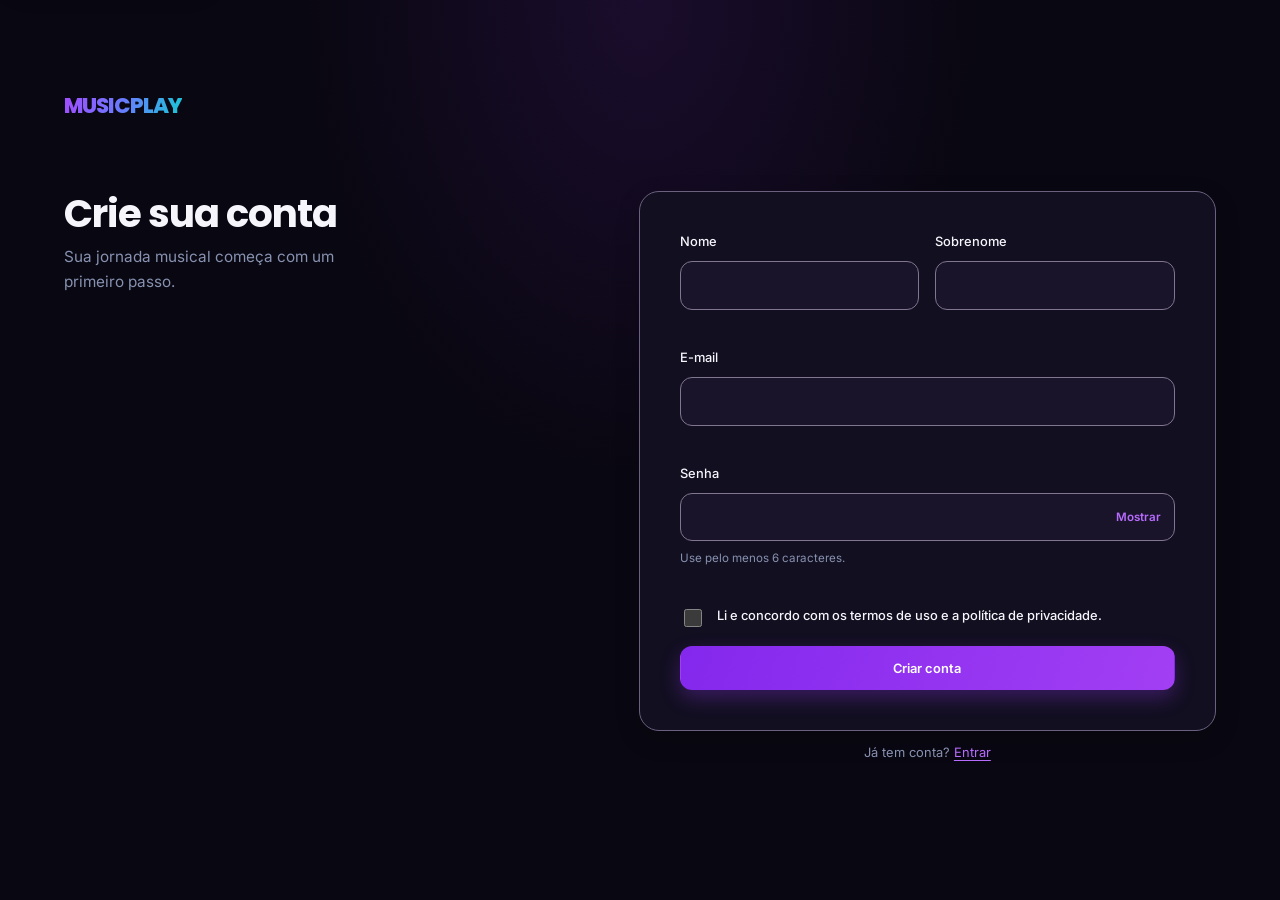
<file: pages/signup.html>
<!doctype html>
<html lang="pt-BR">
  <head>
    <meta charset="utf-8">
    <meta name="viewport" content="width=device-width, initial-scale=1">
    <title>Crie sua conta | MUSICPLAY</title>
    <meta
      name="description"
      content="Crie sua conta MUSICPLAY e comece uma jornada musical no seu ritmo."
    >
    <meta name="theme-color" content="#090711">
    <meta name="color-scheme" content="dark">
    <link rel="icon" type="image/svg+xml" href="data:image/svg+xml,%3Csvg xmlns='http://www.w3.org/2000/svg' viewBox='0 0 24 24'%3E%3Cpath fill='%23a24cff' d='M9 18V5l12-2v13a3 3 0 1 1-2-2.83V7l-8 1v11a3 3 0 1 1-2-2.83Z'/%3E%3C/svg%3E">
    <link rel="preconnect" href="https://fonts.googleapis.com">
    <link rel="preconnect" href="https://fonts.gstatic.com" crossorigin>
    <link rel="stylesheet" href="https://fonts.googleapis.com/css2?family=Inter:wght@400;500;600;700&amp;family=Poppins:wght@700;800&amp;display=swap">
    <link rel="stylesheet" href="../css/main.css">
    <script src="../js/environment-warning.js" defer></script>
    <script type="module" src="../js/main.js"></script>
  </head>
  <body data-page="signup">
    <noscript><p class="environment-notice">Ative o JavaScript para usar as aulas, o progresso e os recursos interativos do MUSICPLAY.</p></noscript>
    <a class="skip-link" href="#main-content">Pular para o conteúdo</a>
    <main class="auth-page" id="main-content" tabindex="-1">
      <div class="auth-page__container">
        <a class="brand auth-page__brand" href="../index.html" aria-label="MUSICPLAY, página inicial">
          <span class="brand__text">MUSICPLAY</span>
        </a>
        <section class="auth-card" aria-labelledby="signup-title">
          <header class="auth-card__header">
            <h1 class="auth-card__title" id="signup-title">Crie sua conta</h1>
            <p class="auth-card__description">Sua jornada musical começa com um primeiro passo.</p>
          </header>

          <form class="auth-form" data-form="signup" novalidate>
            <div class="form-field">
              <label class="form-field__label" for="signup-first-name">Nome</label>
              <input
                class="form-field__input"
                id="signup-first-name"
                name="firstName"
                type="text"
                autocomplete="given-name"
                maxlength="40"
                required
                aria-describedby="signup-first-name-error"
                data-field="first-name"
              >
              <p class="form-field__error" id="signup-first-name-error" data-field-error="first-name" aria-live="polite"></p>
            </div>

            <div class="form-field">
              <label class="form-field__label" for="signup-last-name">Sobrenome</label>
              <input
                class="form-field__input"
                id="signup-last-name"
                name="lastName"
                type="text"
                autocomplete="family-name"
                maxlength="40"
                required
                aria-describedby="signup-last-name-error"
                data-field="last-name"
              >
              <p class="form-field__error" id="signup-last-name-error" data-field-error="last-name" aria-live="polite"></p>
            </div>

            <div class="form-field">
              <label class="form-field__label" for="signup-email">E-mail</label>
              <input
                class="form-field__input"
                id="signup-email"
                name="email"
                type="email"
                autocomplete="email"
                inputmode="email"
                maxlength="254"
                required
                aria-describedby="signup-email-error"
                data-field="email"
              >
              <p class="form-field__error" id="signup-email-error" data-field-error="email" aria-live="polite"></p>
            </div>

            <div class="form-field">
              <label class="form-field__label" for="signup-password">Senha</label>
              <div class="form-field__password">
                <input
                  class="form-field__input"
                  id="signup-password"
                  name="password"
                  type="password"
                  autocomplete="new-password"
                  minlength="6"
                  maxlength="128"
                  required
                  aria-describedby="signup-password-hint signup-password-error"
                  data-field="password"
                >
                <button
                  class="form-field__password-toggle"
                  type="button"
                  data-action="toggle-password"
                  aria-label="Mostrar senha"
                  aria-controls="signup-password"
                  aria-pressed="false"
                >
                  Mostrar
                </button>
              </div>
              <p class="form-field__hint" id="signup-password-hint">Use pelo menos 6 caracteres.</p>
              <p class="form-field__error" id="signup-password-error" data-field-error="password" aria-live="polite"></p>
            </div>

            <div class="form-field form-field--checkbox">
              <div class="form-field__checkbox-control">
                <input
                  class="form-field__checkbox"
                  id="signup-terms"
                  name="terms"
                  type="checkbox"
                  required
                  aria-describedby="signup-terms-error"
                  data-field="terms"
                >
                <label class="form-field__label form-field__label--checkbox" for="signup-terms">
                  Li e concordo com os termos de uso e a política de privacidade.
                </label>
              </div>
              <p class="form-field__error" id="signup-terms-error" data-field-error="terms" aria-live="polite"></p>
            </div>

            <p class="auth-form__feedback" data-form-feedback role="status" aria-live="polite" aria-atomic="true"></p>
            <button class="button button--primary auth-form__submit" type="submit" data-action="signup">
              Criar conta
            </button> 
          </form>

          <p class="auth-card__footer">
            Já tem conta? <a href="./login.html">Entrar</a>
          </p>
        </section>
      </div>
    </main>

    <div class="app-feedback" data-app-feedback role="status" aria-live="polite" aria-atomic="true"></div>
    <div
      class="toast-region"
      data-toast-container
      role="status"
      aria-live="polite"
      aria-relevant="additions text"
    ></div>
  </body>
</html>
</file>
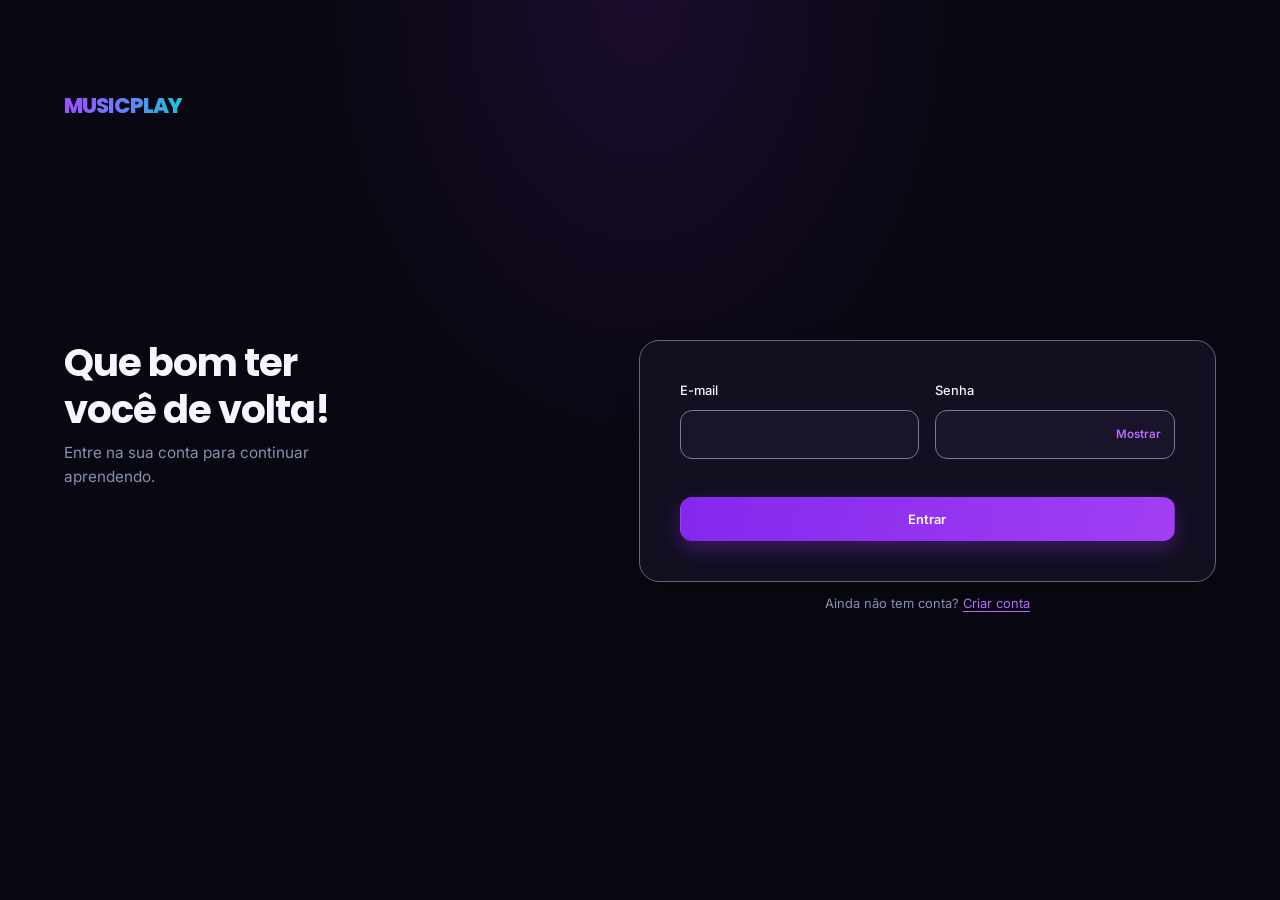
<file: pages/songs.html>
<!doctype html>
<html lang="pt-BR">
  <head>
    <meta charset="utf-8">
    <meta name="viewport" content="width=device-width, initial-scale=1">
    <title>Músicas para praticar | MUSICPLAY</title>
    <meta
      name="description"
      content="Escolha uma música, pratique acordes e acompanhe seu progresso musical no MUSICPLAY."
    >
    <meta name="theme-color" content="#090711">
    <meta name="color-scheme" content="dark">
    <link rel="icon" type="image/svg+xml" href="data:image/svg+xml,%3Csvg xmlns='http://www.w3.org/2000/svg' viewBox='0 0 24 24'%3E%3Cpath fill='%23a24cff' d='M9 18V5l12-2v13a3 3 0 1 1-2-2.83V7l-8 1v11a3 3 0 1 1-2-2.83Z'/%3E%3C/svg%3E">
    <link rel="preconnect" href="https://fonts.googleapis.com">
    <link rel="preconnect" href="https://fonts.gstatic.com" crossorigin>
    <link rel="stylesheet" href="https://fonts.googleapis.com/css2?family=Inter:wght@400;500;600;700&amp;family=Poppins:wght@700;800&amp;display=swap">
    <link rel="stylesheet" href="../css/main.css">
    <script src="../js/environment-warning.js" defer></script>
    <script type="module" src="../js/main.js"></script>
  </head>
  <body data-page="songs">
    <noscript><p class="environment-notice">Ative o JavaScript para usar as aulas, o progresso e os recursos interativos do MUSICPLAY.</p></noscript>
    <a class="skip-link" href="#main-content">Pular para o conteúdo</a>
    <div class="app-shell">
      <nav class="app-nav" aria-label="Navegação principal">
        <a class="brand app-nav__brand" href="./dashboard.html" aria-label="MUSICPLAY, início">
          <span class="brand__text">MUSICPLAY</span>
        </a>
        <ul class="app-nav__list">
          <li class="app-nav__item">
            <a class="app-nav__link" href="./dashboard.html">
              <svg class="app-nav__icon" viewBox="0 0 24 24" fill="none" stroke="currentColor" stroke-width="1.8" stroke-linecap="round" stroke-linejoin="round" aria-hidden="true">
                <path d="m3 10 9-7 9 7"></path>
                <path d="M5 9v11h14V9"></path>
                <path d="M9 20v-6h6v6"></path>
              </svg>
              <span>Início</span>
            </a>
          </li>
          <li class="app-nav__item">
            <a class="app-nav__link" href="./learn.html">
              <svg class="app-nav__icon" viewBox="0 0 24 24" fill="none" stroke="currentColor" stroke-width="1.8" stroke-linecap="round" stroke-linejoin="round" aria-hidden="true">
                <path d="M4 19.5A2.5 2.5 0 0 1 6.5 17H20"></path>
                <path d="M6.5 2H20v20H6.5A2.5 2.5 0 0 1 4 19.5v-15A2.5 2.5 0 0 1 6.5 2Z"></path>
                <path d="M8 7h8M8 11h6"></path>
              </svg>
              <span>Aprender</span>
            </a>
          </li>
          <li class="app-nav__item">
            <a class="app-nav__link" href="./games.html">
              <svg class="app-nav__icon" viewBox="0 0 24 24" fill="none" stroke="currentColor" stroke-width="1.8" stroke-linecap="round" stroke-linejoin="round" aria-hidden="true">
                <path d="M6 12h4m-2-2v4"></path>
                <path d="M15.5 11h.01M18 13.5h.01"></path>
                <path d="M6.5 7h11a4.5 4.5 0 0 1 4.4 5.4l-1 4.5a2.5 2.5 0 0 1-4.1 1.3L14 16H10l-2.8 2.2a2.5 2.5 0 0 1-4.1-1.3l-1-4.5A4.5 4.5 0 0 1 6.5 7Z"></path>
              </svg>
              <span>Jogos</span>
            </a>
          </li>
          <li class="app-nav__item">
            <a class="app-nav__link" href="./songs.html" aria-current="page">
              <svg class="app-nav__icon" viewBox="0 0 24 24" fill="none" stroke="currentColor" stroke-width="1.8" stroke-linecap="round" stroke-linejoin="round" aria-hidden="true">
                <path d="M9 18V5l12-2v13"></path>
                <circle cx="6" cy="18" r="3"></circle>
                <circle cx="18" cy="16" r="3"></circle>
              </svg>
              <span>Músicas</span>
            </a>
          </li>
          <li class="app-nav__item">
            <a class="app-nav__link" href="./achievements.html">
              <svg class="app-nav__icon" viewBox="0 0 24 24" fill="none" stroke="currentColor" stroke-width="1.8" stroke-linecap="round" stroke-linejoin="round" aria-hidden="true">
                <circle cx="12" cy="8" r="6"></circle>
                <path d="M8.2 13.2 7 22l5-3 5 3-1.2-8.8"></path>
                <path d="m10 8 1.3 1.3L14 6.5"></path>
              </svg>
              <span>Conquistas</span>
            </a>
          </li>
          <li class="app-nav__item">
            <a class="app-nav__link" href="./profile.html">
              <svg class="app-nav__icon" viewBox="0 0 24 24" fill="none" stroke="currentColor" stroke-width="1.8" stroke-linecap="round" stroke-linejoin="round" aria-hidden="true">
                <circle cx="12" cy="8" r="4"></circle>
                <path d="M4 21a8 8 0 0 1 16 0"></path>
              </svg>
              <span>Perfil</span>
            </a>
          </li>
        </ul>
      </nav>

      <main class="app-main songs-page" id="main-content" tabindex="-1">
        <header class="songs-page__header">
          <h1 class="songs-page__title">Músicas para Praticar 🎵</h1>
          <p class="songs-page__description">Aprenda músicas reais passo a passo</p>
        </header>

        <div class="song-filters" role="group" aria-label="Filtrar músicas por nível">
          <button class="song-filters__button" type="button" data-filter="all" aria-pressed="true">Todas</button>
          <button class="song-filters__button" type="button" data-filter="beginner" aria-pressed="false">Iniciante</button>
          <button class="song-filters__button" type="button" data-filter="intermediate" aria-pressed="false">Intermediário</button>
          <button class="song-filters__button" type="button" data-filter="advanced" aria-pressed="false">Avançado</button>
        </div>

        <section class="songs-list" aria-label="Lista de músicas">
          <article class="song-card" data-level="beginner">
            <span class="song-card__icon" aria-hidden="true">🎵</span>
            <div class="song-card__content">
              <h2 class="song-card__title">Asa Branca</h2>
              <p class="song-card__artist">Luiz Gonzaga</p>
              <ul class="song-card__chords" aria-label="Acordes: Am, Em e C">
                <li><span class="chord-badge">Am</span></li>
                <li><span class="chord-badge">Em</span></li>
                <li><span class="chord-badge">C</span></li>
              </ul>
              <progress class="song-card__progress" data-song-id="asa-branca" value="0" max="100" aria-label="Progresso em Asa Branca: 0%">
                0%
              </progress>
              <span class="song-card__progress-label" data-song-progress-label="asa-branca">0%</span>
            </div>
            <div class="song-card__actions">
              <span class="difficulty-badge difficulty-badge--easy">Iniciante</span>
              <button class="button button--primary" type="button" data-action="practice-song" data-song-action="asa-branca">
                Praticar
              </button>
            </div>
          </article>

          <article class="song-card" data-level="beginner">
            <span class="song-card__icon" aria-hidden="true">🎵</span>
            <div class="song-card__content">
              <h2 class="song-card__title">Parabéns pra Você</h2>
              <p class="song-card__artist">Tradicional</p>
              <ul class="song-card__chords" aria-label="Acordes: G, D e C">
                <li><span class="chord-badge">G</span></li>
                <li><span class="chord-badge">D</span></li>
                <li><span class="chord-badge">C</span></li>
              </ul>
              <progress class="song-card__progress" data-song-id="parabens-pra-voce" value="0" max="100" aria-label="Progresso em Parabéns pra Você: 0%">
                0%
              </progress>
              <span class="song-card__progress-label" data-song-progress-label="parabens-pra-voce">0%</span>
            </div>
            <div class="song-card__actions">
              <span class="difficulty-badge difficulty-badge--easy">Iniciante</span>
              <button class="button button--primary" type="button" data-action="practice-song" data-song-action="parabens-pra-voce">
                Praticar
              </button>
            </div>
          </article>

          <article class="song-card" data-level="beginner">
            <span class="song-card__icon" aria-hidden="true">🎵</span>
            <div class="song-card__content">
              <h2 class="song-card__title">Peixe Vivo</h2>
              <p class="song-card__artist">Folclore</p>
              <ul class="song-card__chords" aria-label="Acordes: G e D">
                <li><span class="chord-badge">G</span></li>
                <li><span class="chord-badge">D</span></li>
              </ul>
              <progress class="song-card__progress" data-song-id="peixe-vivo" value="0" max="100" aria-label="Progresso em Peixe Vivo: 0%">
                0%
              </progress>
              <span class="song-card__progress-label" data-song-progress-label="peixe-vivo">0%</span>
            </div>
            <div class="song-card__actions">
              <span class="difficulty-badge difficulty-badge--easy">Iniciante</span>
              <button class="button button--primary" type="button" data-action="practice-song" data-song-action="peixe-vivo">
                Praticar
              </button>
            </div>
          </article>

          <article class="song-card" data-level="beginner">
            <span class="song-card__icon" aria-hidden="true">🎵</span>
            <div class="song-card__content">
              <h2 class="song-card__title">Noite Feliz</h2>
              <p class="song-card__artist">Franz Gruber</p>
              <ul class="song-card__chords" aria-label="Acordes: C, G e F">
                <li><span class="chord-badge">C</span></li>
                <li><span class="chord-badge">G</span></li>
                <li><span class="chord-badge">F</span></li>
              </ul>
              <progress class="song-card__progress" data-song-id="noite-feliz" value="0" max="100" aria-label="Progresso em Noite Feliz: 0%">
                0%
              </progress>
              <span class="song-card__progress-label" data-song-progress-label="noite-feliz">0%</span>
            </div>
            <div class="song-card__actions">
              <span class="difficulty-badge difficulty-badge--easy">Iniciante</span>
              <button class="button button--primary" type="button" data-action="practice-song" data-song-action="noite-feliz">
                Praticar
              </button>
            </div>
          </article>

          <article class="song-card" data-level="intermediate">
            <span class="song-card__icon" aria-hidden="true">🎵</span>
            <div class="song-card__content">
              <h2 class="song-card__title">Garota de Ipanema</h2>
              <p class="song-card__artist">Tom Jobim</p>
              <ul class="song-card__chords" aria-label="Acordes: F, G7, Gm e F sustenido">
                <li><span class="chord-badge">F</span></li>
                <li><span class="chord-badge">G7</span></li>
                <li><span class="chord-badge">Gm</span></li>
                <li><span class="chord-badge">F#</span></li>
              </ul>
              <progress class="song-card__progress" data-song-id="garota-de-ipanema" value="0" max="100" aria-label="Progresso em Garota de Ipanema: 0%">
                0%
              </progress>
              <span class="song-card__progress-label" data-song-progress-label="garota-de-ipanema">0%</span>
            </div>
            <div class="song-card__actions">
              <span class="difficulty-badge difficulty-badge--intermediate">Intermediário</span>
              <button class="button button--primary" type="button" data-action="practice-song" data-song-action="garota-de-ipanema">
                Praticar
              </button>
            </div>
          </article>

          <article class="song-card" data-level="intermediate">
            <span class="song-card__icon" aria-hidden="true">🎵</span>
            <div class="song-card__content">
              <h2 class="song-card__title">Imagine</h2>
              <p class="song-card__artist">John Lennon</p>
              <ul class="song-card__chords" aria-label="Acordes: C, C maior com sétima maior, F e Am">
                <li><span class="chord-badge">C</span></li>
                <li><span class="chord-badge">Cmaj7</span></li>
                <li><span class="chord-badge">F</span></li>
                <li><span class="chord-badge">Am</span></li>
              </ul>
              <progress class="song-card__progress" data-song-id="imagine" value="0" max="100" aria-label="Progresso em Imagine: 0%">
                0%
              </progress>
              <span class="song-card__progress-label" data-song-progress-label="imagine">0%</span>
            </div>
            <div class="song-card__actions">
              <span class="difficulty-badge difficulty-badge--intermediate">Intermediário</span>
              <button class="button button--primary" type="button" data-action="practice-song" data-song-action="imagine">
                Praticar
              </button>
            </div>
          </article>

          <article class="song-card" data-level="advanced">
            <span class="song-card__icon" aria-hidden="true">🎵</span>
            <div class="song-card__content">
              <h2 class="song-card__title">Hotel California</h2>
              <p class="song-card__artist">Eagles</p>
              <ul class="song-card__chords" aria-label="Acordes: Am, E, G, D, F e C">
                <li><span class="chord-badge">Am</span></li>
                <li><span class="chord-badge">E</span></li>
                <li><span class="chord-badge">G</span></li>
                <li><span class="chord-badge">D</span></li>
                <li><span class="chord-badge">F</span></li>
                <li><span class="chord-badge">C</span></li>
              </ul>
              <progress class="song-card__progress" data-song-id="hotel-california" value="0" max="100" aria-label="Progresso em Hotel California: 0%">
                0%
              </progress>
              <span class="song-card__progress-label" data-song-progress-label="hotel-california">0%</span>
            </div>
            <div class="song-card__actions">
              <span class="difficulty-badge difficulty-badge--advanced">Avançado</span>
              <button class="button button--primary" type="button" data-action="practice-song" data-song-action="hotel-california">
                Praticar
              </button>
            </div>
          </article>

          <article class="song-card" data-level="beginner">
            <span class="song-card__icon" aria-hidden="true">🎵</span>
            <div class="song-card__content">
              <h2 class="song-card__title">Brilha, Brilha, Estrelinha</h2>
              <p class="song-card__artist">Tradicional</p>
              <ul class="song-card__chords" aria-label="Acordes: C, F e G">
                <li><span class="chord-badge">C</span></li>
                <li><span class="chord-badge">F</span></li>
                <li><span class="chord-badge">G</span></li>
              </ul>
              <progress class="song-card__progress" data-song-id="brilha-brilha-estrelinha" value="0" max="100" aria-label="Progresso em Brilha, Brilha, Estrelinha: 0%">
                0%
              </progress>
              <span class="song-card__progress-label" data-song-progress-label="brilha-brilha-estrelinha">0%</span>
            </div>
            <div class="song-card__actions">
              <span class="difficulty-badge difficulty-badge--easy">Iniciante</span>
              <button class="button button--primary" type="button" data-action="practice-song" data-song-action="brilha-brilha-estrelinha">
                Praticar
              </button>
            </div>
          </article>
        </section>

        <p class="songs-empty-state" data-songs-empty role="status" aria-live="polite" hidden>
          Nenhuma música nesse nível por enquanto.
        </p>
      </main>
    </div>

    <div class="app-feedback" data-app-feedback role="status" aria-live="polite" aria-atomic="true"></div>
    <div
      class="toast-region"
      data-toast-container
      role="status"
      aria-live="polite"
      aria-relevant="additions text"
    ></div>
  </body>
</html>
</file>
<file: css/main.css>
@import url("./base/tokens.css");
@import url("./base/reset.css");
@import url("./base/typography.css");
@import url("./base/utilities.css");

@import url("./layout/container.css");
@import url("./layout/grid.css");
@import url("./layout/app-shell.css");
@import url("./layout/bottom-nav.css");
@import url("./layout/sidebar.css");

@import url("./components/button.css");
@import url("./components/card.css");
@import url("./components/form.css");
@import url("./components/badge.css");
@import url("./components/progress.css");
@import url("./components/stat-card.css");
@import url("./components/lesson-item.css");
@import url("./components/quiz-option.css");
@import url("./components/calendar.css");
@import url("./components/toast.css");

@import url("./pages/landing.css");
@import url("./pages/auth.css");
@import url("./pages/onboarding.css");
@import url("./pages/dashboard.css");
@import url("./pages/learn.css");
@import url("./pages/lesson.css");
@import url("./pages/games.css");
@import url("./pages/quiz.css");
@import url("./pages/songs.css");
@import url("./pages/achievements.css");
@import url("./pages/profile.css");
</file>
